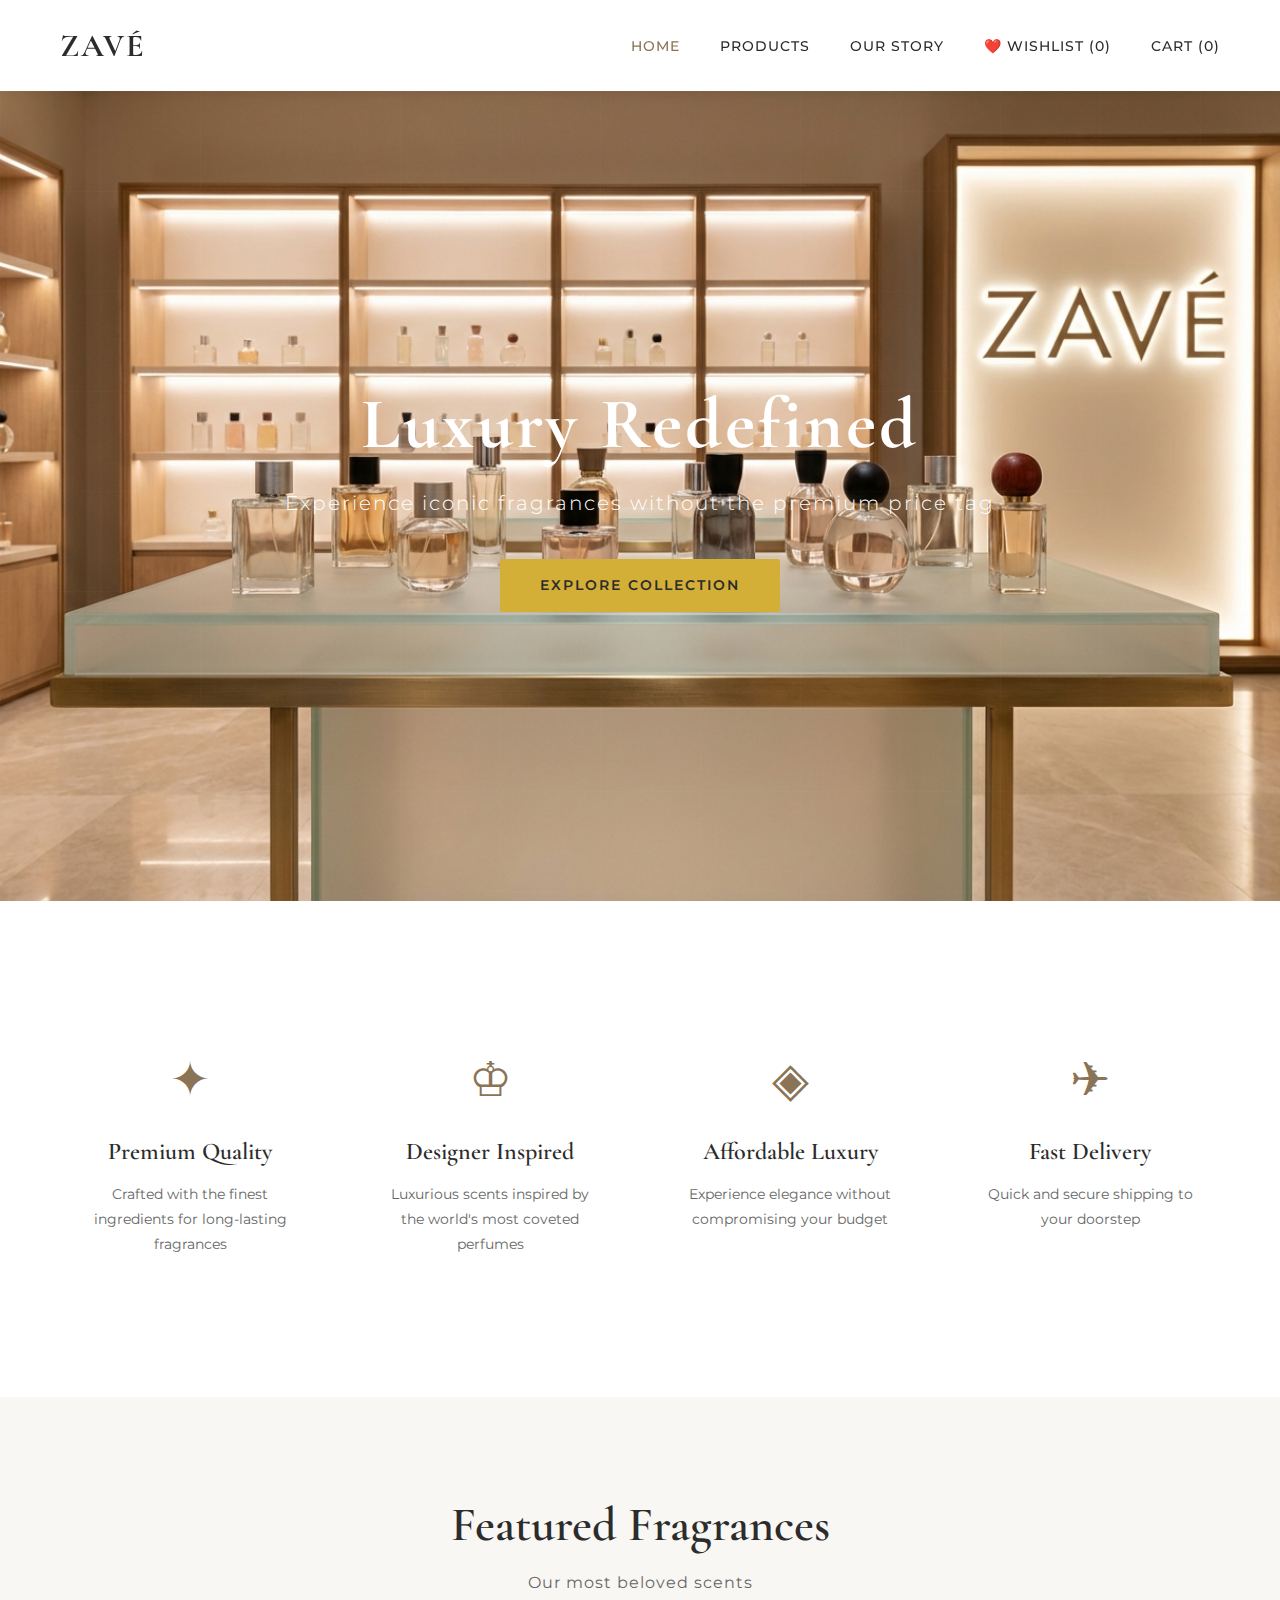
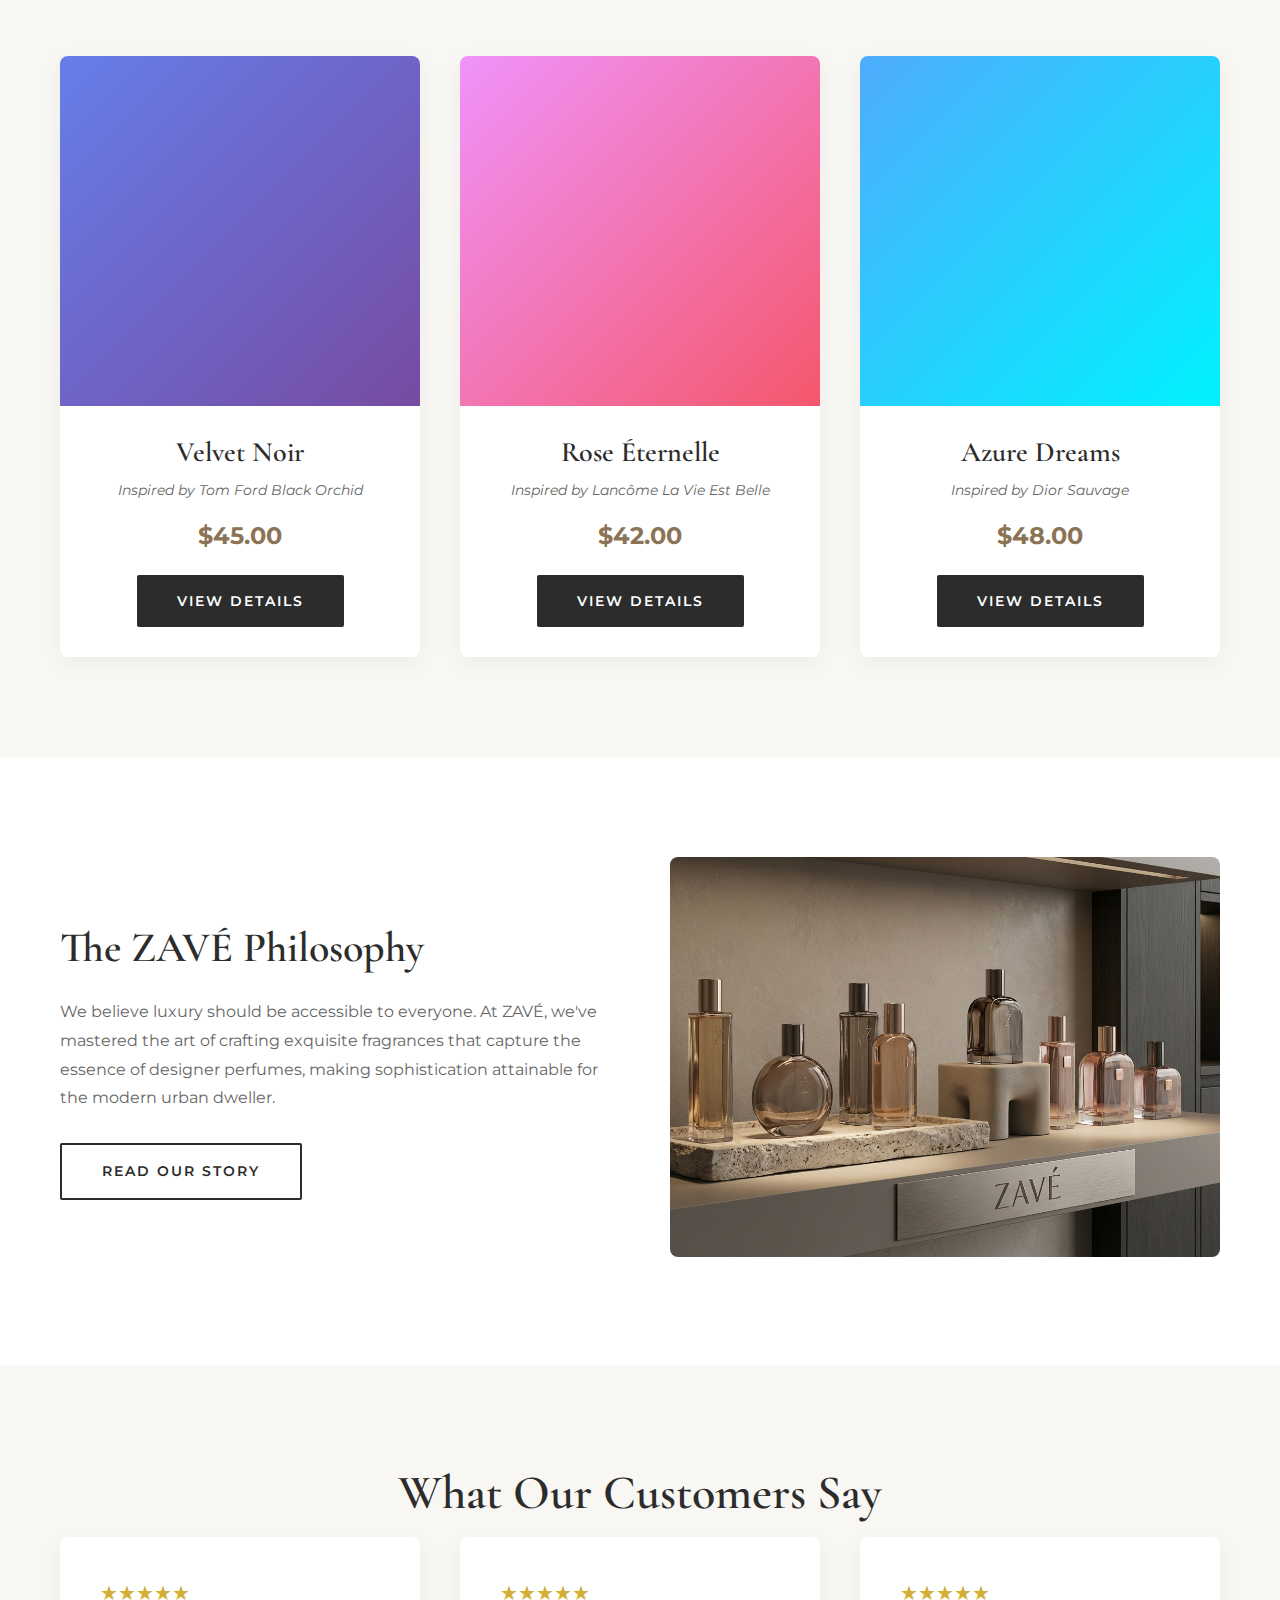
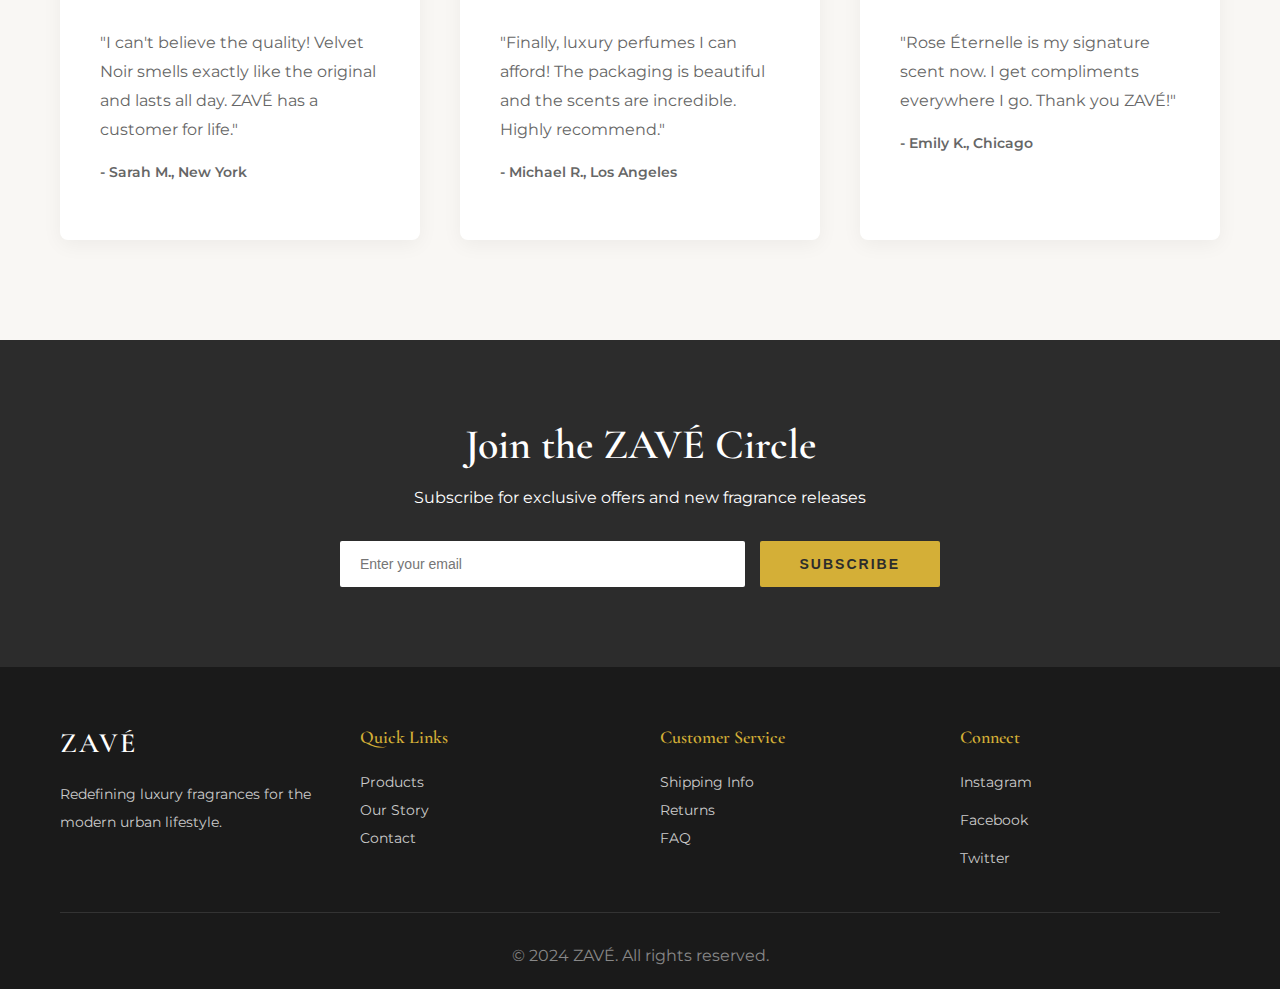
<file: index.html>
<!DOCTYPE html>
<html lang="en">
<head>
    <meta charset="UTF-8">
    <meta name="viewport" content="width=device-width, initial-scale=1.0">
    <title>ZAVÉ - Luxury Perfumes Reimagined</title>
    <link rel="stylesheet" href="styles.css">
    <link rel="preconnect" href="https://fonts.googleapis.com">
    <link rel="preconnect" href="https://fonts.gstatic.com" crossorigin>
    <link href="https://fonts.googleapis.com/css2?family=Cormorant+Garamond:wght@300;400;500;600;700&family=Montserrat:wght@300;400;500;600;700&display=swap" rel="stylesheet">
</head>
<body>
    <!-- Navigation -->
    <nav class="navbar">
        <div class="container">
            <div class="nav-wrapper">
                <a href="index.html" class="logo">ZAVÉ</a>
                <ul class="nav-menu" id="navMenu">
                    <li><a href="index.html" class="active">Home</a></li>
                    <li><a href="products.html">Products</a></li>
                    <li><a href="story.html">Our Story</a></li>
                    <li><a href="wishlist.html">❤️ Wishlist (<span id="wishlistCount">0</span>)</a></li>
                    <li><a href="#" class="cart-icon" id="cartIcon">Cart (<span id="cartCount">0</span>)</a></li>
                </ul>
                <div class="hamburger" id="hamburger">
                    <span></span>
                    <span></span>
                    <span></span>
                </div>
            </div>
        </div>
    </nav>

    <!-- Hero Section -->
    <section class="hero" style="background-image: url('images/hero-bg.jpeg'); background-size: cover; background-position: center;">
        <div class="hero-overlay"></div>
        <div class="hero-content">
            <h1 class="hero-title">Luxury Redefined</h1>
            <p class="hero-subtitle">Experience iconic fragrances without the premium price tag</p>
            <a href="products.html" class="btn btn-primary">Explore Collection</a>
        </div>
    </section>

    <!-- Features Section -->
    <section class="features">
        <div class="container">
            <div class="features-grid">
                <div class="feature-card">
                    <div class="feature-icon">✦</div>
                    <h3>Premium Quality</h3>
                    <p>Crafted with the finest ingredients for long-lasting fragrances</p>
                </div>
                <div class="feature-card">
                    <div class="feature-icon">♔</div>
                    <h3>Designer Inspired</h3>
                    <p>Luxurious scents inspired by the world's most coveted perfumes</p>
                </div>
                <div class="feature-card">
                    <div class="feature-icon">◈</div>
                    <h3>Affordable Luxury</h3>
                    <p>Experience elegance without compromising your budget</p>
                </div>
                <div class="feature-card">
                    <div class="feature-icon">✈</div>
                    <h3>Fast Delivery</h3>
                    <p>Quick and secure shipping to your doorstep</p>
                </div>
            </div>
        </div>
    </section>

    <!-- Featured Products -->
    <section class="featured-products">
        <div class="container">
            <h2 class="section-title">Featured Fragrances</h2>
            <p class="section-subtitle">Our most beloved scents</p>
            <div class="products-grid">
                <div class="product-card">
                    <div class="product-image" style="background: linear-gradient(135deg, #667eea 0%, #764ba2 100%);"></div>
                    <div class="product-info">
                        <h3>Velvet Noir</h3>
                        <p class="product-desc">Inspired by Tom Ford Black Orchid</p>
                        <p class="product-price">$45.00</p>
                        <a href="products.html" class="btn btn-secondary">View Details</a>
                    </div>
                </div>
                <div class="product-card">
                    <div class="product-image" style="background: linear-gradient(135deg, #f093fb 0%, #f5576c 100%);"></div>
                    <div class="product-info">
                        <h3>Rose Éternelle</h3>
                        <p class="product-desc">Inspired by Lancôme La Vie Est Belle</p>
                        <p class="product-price">$42.00</p>
                        <a href="products.html" class="btn btn-secondary">View Details</a>
                    </div>
                </div>
                <div class="product-card">
                    <div class="product-image" style="background: linear-gradient(135deg, #4facfe 0%, #00f2fe 100%);"></div>
                    <div class="product-info">
                        <h3>Azure Dreams</h3>
                        <p class="product-desc">Inspired by Dior Sauvage</p>
                        <p class="product-price">$48.00</p>
                        <a href="products.html" class="btn btn-secondary">View Details</a>
                    </div>
                </div>
            </div>
        </div>
    </section>

    <!-- About Preview -->
    <section class="about-preview">
        <div class="container">
            <div class="about-content">
                <div class="about-text">
                    <h2>The ZAVÉ Philosophy</h2>
                    <p>We believe luxury should be accessible to everyone. At ZAVÉ, we've mastered the art of crafting exquisite fragrances that capture the essence of designer perfumes, making sophistication attainable for the modern urban dweller.</p>
                    <a href="story.html" class="btn btn-outline">Read Our Story</a>
                </div>
                <div class="about-image">
                    <img src="images/about.jpeg" alt="ZAVÉ Perfumes" style="width:100%; height:400px; object-fit:cover; border-radius:8px;">
                </div>
            </div>
        </div>
    </section>

    <!-- Testimonials -->
    <section class="testimonials">
        <div class="container">
            <h2 class="section-title">What Our Customers Say</h2>
            <div class="testimonials-grid">
                <div class="testimonial-card">
                    <div class="stars">★★★★★</div>
                    <p>"I can't believe the quality! Velvet Noir smells exactly like the original and lasts all day. ZAVÉ has a customer for life."</p>
                    <p class="testimonial-author">- Sarah M., New York</p>
                </div>
                <div class="testimonial-card">
                    <div class="stars">★★★★★</div>
                    <p>"Finally, luxury perfumes I can afford! The packaging is beautiful and the scents are incredible. Highly recommend."</p>
                    <p class="testimonial-author">- Michael R., Los Angeles</p>
                </div>
                <div class="testimonial-card">
                    <div class="stars">★★★★★</div>
                    <p>"Rose Éternelle is my signature scent now. I get compliments everywhere I go. Thank you ZAVÉ!"</p>
                    <p class="testimonial-author">- Emily K., Chicago</p>
                </div>
            </div>
        </div>
    </section>

    <!-- Newsletter -->
    <section class="newsletter">
        <div class="container">
            <h2>Join the ZAVÉ Circle</h2>
            <p>Subscribe for exclusive offers and new fragrance releases</p>
            <form class="newsletter-form" id="newsletterForm">
                <input type="email" placeholder="Enter your email" required>
                <button type="submit" class="btn btn-primary">Subscribe</button>
            </form>
        </div>
    </section>

    <!-- Footer -->
    <footer class="footer">
        <div class="container">
            <div class="footer-content">
                <div class="footer-section">
                    <h3>ZAVÉ</h3>
                    <p>Redefining luxury fragrances for the modern urban lifestyle.</p>
                </div>
                <div class="footer-section">
                    <h4>Quick Links</h4>
                    <ul>
                        <li><a href="products.html">Products</a></li>
                        <li><a href="story.html">Our Story</a></li>
                        <li><a href="#">Contact</a></li>
                    </ul>
                </div>
                <div class="footer-section">
                    <h4>Customer Service</h4>
                    <ul>
                        <li><a href="#">Shipping Info</a></li>
                        <li><a href="#">Returns</a></li>
                        <li><a href="#">FAQ</a></li>
                    </ul>
                </div>
                <div class="footer-section">
                    <h4>Connect</h4>
                    <div class="social-links">
                        <a href="#">Instagram</a>
                        <a href="#">Facebook</a>
                        <a href="#">Twitter</a>
                    </div>
                </div>
            </div>
            <div class="footer-bottom">
                <p>&copy; 2024 ZAVÉ. All rights reserved.</p>
            </div>
        </div>
    </footer>

    <!-- Cart Modal -->
    <div class="modal" id="cartModal">
        <div class="modal-content">
            <span class="close" id="closeCart">&times;</span>
            <h2>Shopping Cart</h2>
            <div id="cartItems"></div>
            <div class="cart-total">
                <h3>Total: $<span id="cartTotal">0.00</span></h3>
                <button class="btn btn-primary" id="checkoutBtn">Proceed to Checkout</button>
            </div>
        </div>
    </div>

    <script src="script.js"></script>
    <script>
        // Mini wishlist counter
        const wishlistData = JSON.parse(localStorage.getItem('wishlist')) || [];
        const countEl = document.getElementById('wishlistCount');
        if (countEl) countEl.textContent = wishlistData.length;
    </script>
</body>
</html>
</file>
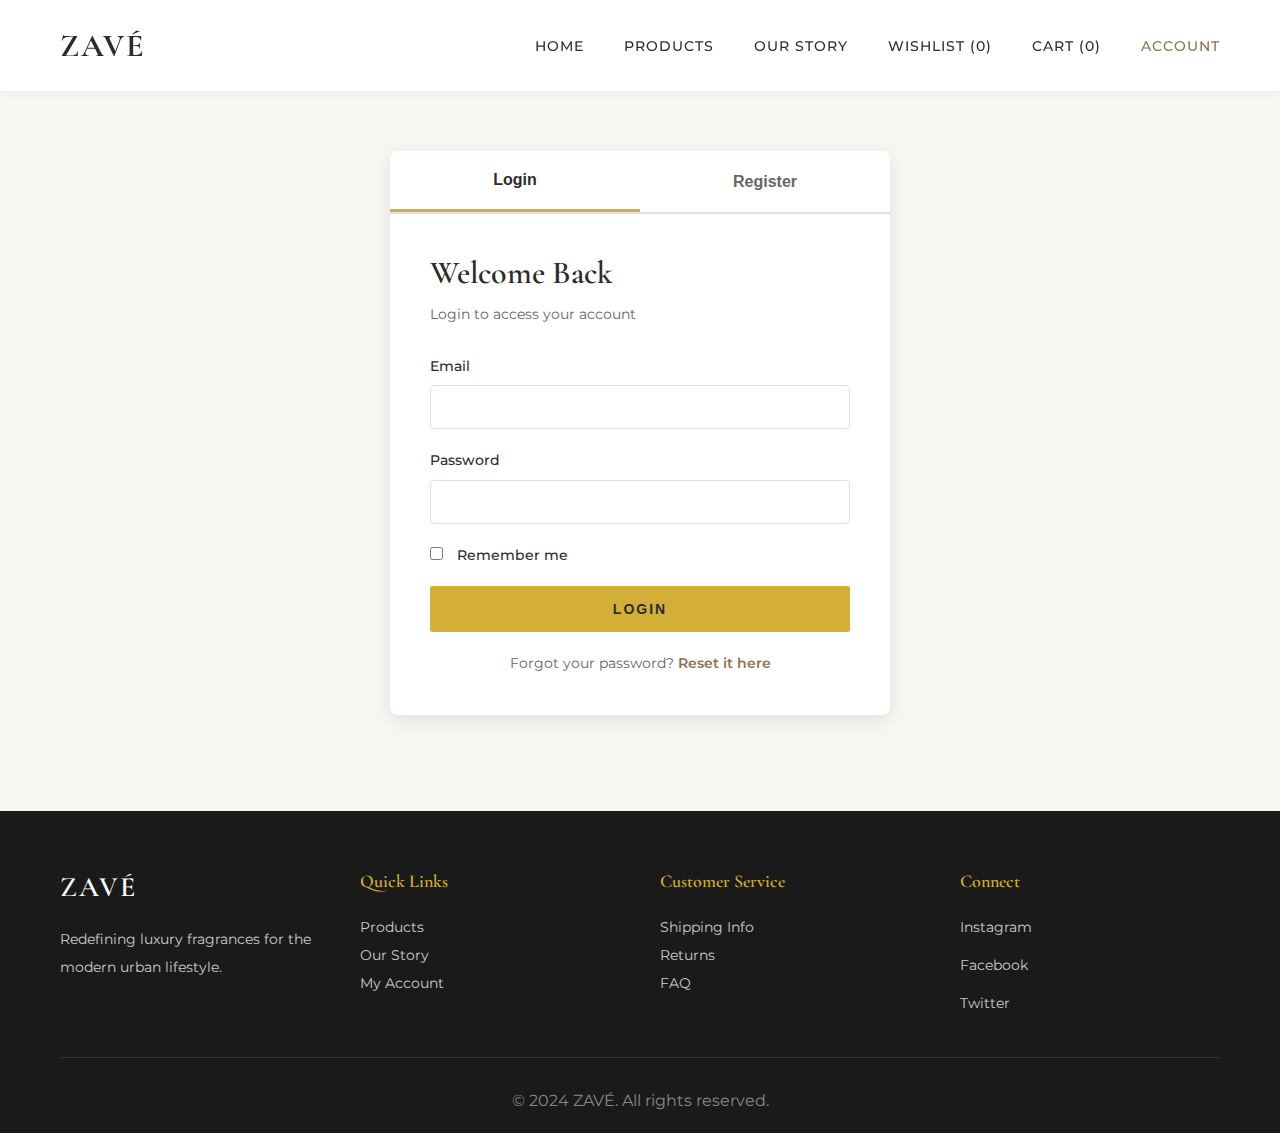
<file: account.html>
<!DOCTYPE html>
<html lang="en">
<head>
    <meta charset="UTF-8">
    <meta name="viewport" content="width=device-width, initial-scale=1.0">
    <title>My Account - ZAVÉ</title>
    <link rel="stylesheet" href="styles.css">
    <link rel="stylesheet" href="styles-account.css">
    <link rel="preconnect" href="https://fonts.googleapis.com">
    <link rel="preconnect" href="https://fonts.gstatic.com" crossorigin>
    <link href="https://fonts.googleapis.com/css2?family=Cormorant+Garamond:wght@300;400;500;600;700&family=Montserrat:wght@300;400;500;600;700&display=swap" rel="stylesheet">
</head>
<body>
    <!-- Navigation -->
    <nav class="navbar">
        <div class="container">
            <div class="nav-wrapper">
                <a href="index.html" class="logo">ZAVÉ</a>
                <ul class="nav-menu" id="navMenu">
                    <li><a href="index.html">Home</a></li>
                    <li><a href="products.html">Products</a></li>
                    <li><a href="story.html">Our Story</a></li>
                    <li><a href="wishlist.html"> Wishlist (<span id="wishlistCount">0</span>)</a></li>
                    <li><a href="#" class="cart-icon" id="cartIcon">Cart (<span id="cartCount">0</span>)</a></li>
                    <li><a href="account.html" id="accountLink" class="active">Account</a></li>
                </ul>
                <div class="hamburger" id="hamburger">
                    <span></span>
                    <span></span>
                    <span></span>
                </div>
            </div>
        </div>
    </nav>

    <!-- Account Section -->
    <section class="account-section">
        <div class="container">
            <!-- Login/Register Forms (shown when not logged in) -->
            <div id="authForms" class="auth-container">
                <div class="auth-tabs">
                    <button class="auth-tab active" data-tab="login">Login</button>
                    <button class="auth-tab" data-tab="register">Register</button>
                </div>

                <!-- Login Form -->
                <div id="loginForm" class="auth-form active">
                    <h2>Welcome Back</h2>
                    <p class="auth-subtitle">Login to access your account</p>
                    <form id="loginFormElement">
                        <div class="form-group">
                            <label>Email</label>
                            <input type="email" id="loginEmail" required>
                        </div>
                        <div class="form-group">
                            <label>Password</label>
                            <input type="password" id="loginPassword" required>
                        </div>
                        <div class="form-group">
                            <label class="checkbox-label">
                                <input type="checkbox" id="rememberMe">
                                <span>Remember me</span>
                            </label>
                        </div>
                        <button type="submit" class="btn btn-primary full-width">Login</button>
                        <p class="form-footer">Forgot your password? <a href="#">Reset it here</a></p>
                    </form>
                </div>

                <!-- Register Form -->
                <div id="registerForm" class="auth-form">
                    <h2>Create Account</h2>
                    <p class="auth-subtitle">Join the ZAVÉ family</p>
                    <form id="registerFormElement">
                        <div class="form-group">
                            <label>Full Name</label>
                            <input type="text" id="registerName" required>
                        </div>
                        <div class="form-group">
                            <label>Email</label>
                            <input type="email" id="registerEmail" required>
                        </div>
                        <div class="form-group">
                            <label>Password</label>
                            <input type="password" id="registerPassword" required minlength="6">
                        </div>
                        <div class="form-group">
                            <label>Confirm Password</label>
                            <input type="password" id="registerConfirmPassword" required minlength="6">
                        </div>
                        <div class="form-group">
                            <label class="checkbox-label">
                                <input type="checkbox" id="agreeTerms" required>
                                <span>I agree to the Terms & Conditions</span>
                            </label>
                        </div>
                        <button type="submit" class="btn btn-primary full-width">Create Account</button>
                        <p class="form-footer">Already have an account? <a href="#" class="switch-to-login">Login here</a></p>
                    </form>
                </div>
            </div>

            <!-- Account Dashboard (shown when logged in) -->
            <div id="accountDashboard" class="dashboard-container" style="display: none;">
                <div class="dashboard-header">
                    <h1>My Account</h1>
                    <button class="btn btn-outline" id="logoutBtn">Logout</button>
                </div>

                <div class="dashboard-tabs">
                    <button class="dashboard-tab active" data-tab="overview">Overview</button>
                    <button class="dashboard-tab" data-tab="orders">My Orders</button>
                    <button class="dashboard-tab" data-tab="profile">Profile</button>
                    <button class="dashboard-tab" data-tab="addresses">Addresses</button>
                </div>

                <!-- Overview Tab -->
                <div id="overviewTab" class="dashboard-content active">
                    <div class="overview-grid">
                        <div class="overview-card">
                            <div class="overview-icon">📦</div>
                            <h3 id="totalOrders">0</h3>
                            <p>Total Orders</p>
                        </div>
                        <div class="overview-card">
                            <div class="overview-icon">🚚</div>
                            <h3 id="pendingOrders">0</h3>
                            <p>Pending Orders</p>
                        </div>
                        <div class="overview-card">
                            <div class="overview-icon">✓</div>
                            <h3 id="completedOrders">0</h3>
                            <p>Completed Orders</p>
                        </div>
                        <div class="overview-card">
                            <div class="overview-icon">💰</div>
                            <h3 id="totalSpent">$0</h3>
                            <p>Total Spent</p>
                        </div>
                    </div>

                    <div class="recent-orders">
                        <h2>Recent Orders</h2>
                        <div id="recentOrdersList"></div>
                    </div>
                </div>

                <!-- Orders Tab -->
                <div id="ordersTab" class="dashboard-content">
                    <h2>Order History</h2>
                    <div class="orders-filter">
                        <button class="filter-btn active" data-status="all">All Orders</button>
                        <button class="filter-btn" data-status="pending">Pending</button>
                        <button class="filter-btn" data-status="processing">Processing</button>
                        <button class="filter-btn" data-status="shipped">Shipped</button>
                        <button class="filter-btn" data-status="delivered">Delivered</button>
                    </div>
                    <div id="ordersList"></div>
                </div>

                <!-- Profile Tab -->
                <div id="profileTab" class="dashboard-content">
                    <h2>Profile Information</h2>
                    <form id="profileForm" class="profile-form">
                        <div class="form-group">
                            <label>Full Name</label>
                            <input type="text" id="profileName" required>
                        </div>
                        <div class="form-group">
                            <label>Email</label>
                            <input type="email" id="profileEmail" disabled>
                        </div>
                        <div class="form-group">
                            <label>Phone</label>
                            <input type="tel" id="profilePhone">
                        </div>
                        <div class="form-group">
                            <label>Date of Birth</label>
                            <input type="date" id="profileDOB">
                        </div>
                        <button type="submit" class="btn btn-primary">Update Profile</button>
                    </form>

                    <div class="password-change">
                        <h3>Change Password</h3>
                        <form id="passwordForm">
                            <div class="form-group">
                                <label>Current Password</label>
                                <input type="password" id="currentPassword" required>
                            </div>
                            <div class="form-group">
                                <label>New Password</label>
                                <input type="password" id="newPassword" required minlength="6">
                            </div>
                            <div class="form-group">
                                <label>Confirm New Password</label>
                                <input type="password" id="confirmNewPassword" required minlength="6">
                            </div>
                            <button type="submit" class="btn btn-secondary">Change Password</button>
                        </form>
                    </div>
                </div>

                <!-- Addresses Tab -->
                <div id="addressesTab" class="dashboard-content">
                    <div class="addresses-header">
                        <h2>Saved Addresses</h2>
                        <button class="btn btn-primary" id="addAddressBtn">Add New Address</button>
                    </div>
                    <div id="addressesList"></div>
                </div>
            </div>
        </div>
    </section>

    <!-- Order Details Modal -->
    <div class="modal" id="orderDetailsModal">
        <div class="modal-content">
            <span class="close" id="closeOrderDetails">&times;</span>
            <div id="orderDetailsContent"></div>
        </div>
    </div>

    <!-- Add Address Modal -->
    <div class="modal" id="addAddressModal">
        <div class="modal-content">
            <span class="close" id="closeAddressModal">&times;</span>
            <h2>Add New Address</h2>
            <form id="addAddressForm">
                <div class="form-group">
                    <label>Address Label</label>
                    <input type="text" id="addressLabel" placeholder="Home, Office, etc." required>
                </div>
                <div class="form-group">
                    <label>Full Name</label>
                    <input type="text" id="addressName" required>
                </div>
                <div class="form-group">
                    <label>Street Address</label>
                    <input type="text" id="addressStreet" required>
                </div>
                <div class="form-row">
                    <div class="form-group">
                        <label>City</label>
                        <input type="text" id="addressCity" required>
                    </div>
                    <div class="form-group">
                        <label>ZIP Code</label>
                        <input type="text" id="addressZip" required>
                    </div>
                </div>
                <div class="form-group">
                    <label>Country</label>
                    <select id="addressCountry" required>
                        <option value="">Select Country</option>
                        <option value="US">United States</option>
                        <option value="CA">Canada</option>
                        <option value="UK">United Kingdom</option>
                        <option value="AU">Australia</option>
                    </select>
                </div>
                <div class="form-group">
                    <label>Phone</label>
                    <input type="tel" id="addressPhone" required>
                </div>
                <div class="form-group">
                    <label class="checkbox-label">
                        <input type="checkbox" id="addressDefault">
                        <span>Set as default address</span>
                    </label>
                </div>
                <button type="submit" class="btn btn-primary full-width">Save Address</button>
            </form>
        </div>
    </div>

    <!-- Cart Modal -->
    <div class="modal" id="cartModal">
        <div class="modal-content">
            <span class="close" id="closeCart">&times;</span>
            <h2>Shopping Cart</h2>
            <div id="cartItems"></div>
            <div class="cart-total">
                <h3>Total: $<span id="cartTotal">0.00</span></h3>
                <button class="btn btn-primary" id="checkoutBtn">Proceed to Checkout</button>
            </div>
        </div>
    </div>

    <!-- Footer -->
    <footer class="footer">
        <div class="container">
            <div class="footer-content">
                <div class="footer-section">
                    <h3>ZAVÉ</h3>
                    <p>Redefining luxury fragrances for the modern urban lifestyle.</p>
                </div>
                <div class="footer-section">
                    <h4>Quick Links</h4>
                    <ul>
                        <li><a href="products.html">Products</a></li>
                        <li><a href="story.html">Our Story</a></li>
                        <li><a href="account.html">My Account</a></li>
                    </ul>
                </div>
                <div class="footer-section">
                    <h4>Customer Service</h4>
                    <ul>
                        <li><a href="#">Shipping Info</a></li>
                        <li><a href="#">Returns</a></li>
                        <li><a href="#">FAQ</a></li>
                    </ul>
                </div>
                <div class="footer-section">
                    <h4>Connect</h4>
                    <div class="social-links">
                        <a href="#">Instagram</a>
                        <a href="#">Facebook</a>
                        <a href="#">Twitter</a>
                    </div>
                </div>
            </div>
            <div class="footer-bottom">
                <p>&copy; 2024 ZAVÉ. All rights reserved.</p>
            </div>
        </div>
    </footer>

    <script src="script.js"></script>
    <script src="account.js"></script>
    <script>
        // Mini wishlist counter
        const wishlistData = JSON.parse(localStorage.getItem('wishlist')) || [];
        const countEl = document.getElementById('wishlistCount');
        if (countEl) countEl.textContent = wishlistData.length;
    </script>
</body>
</html>
</file>
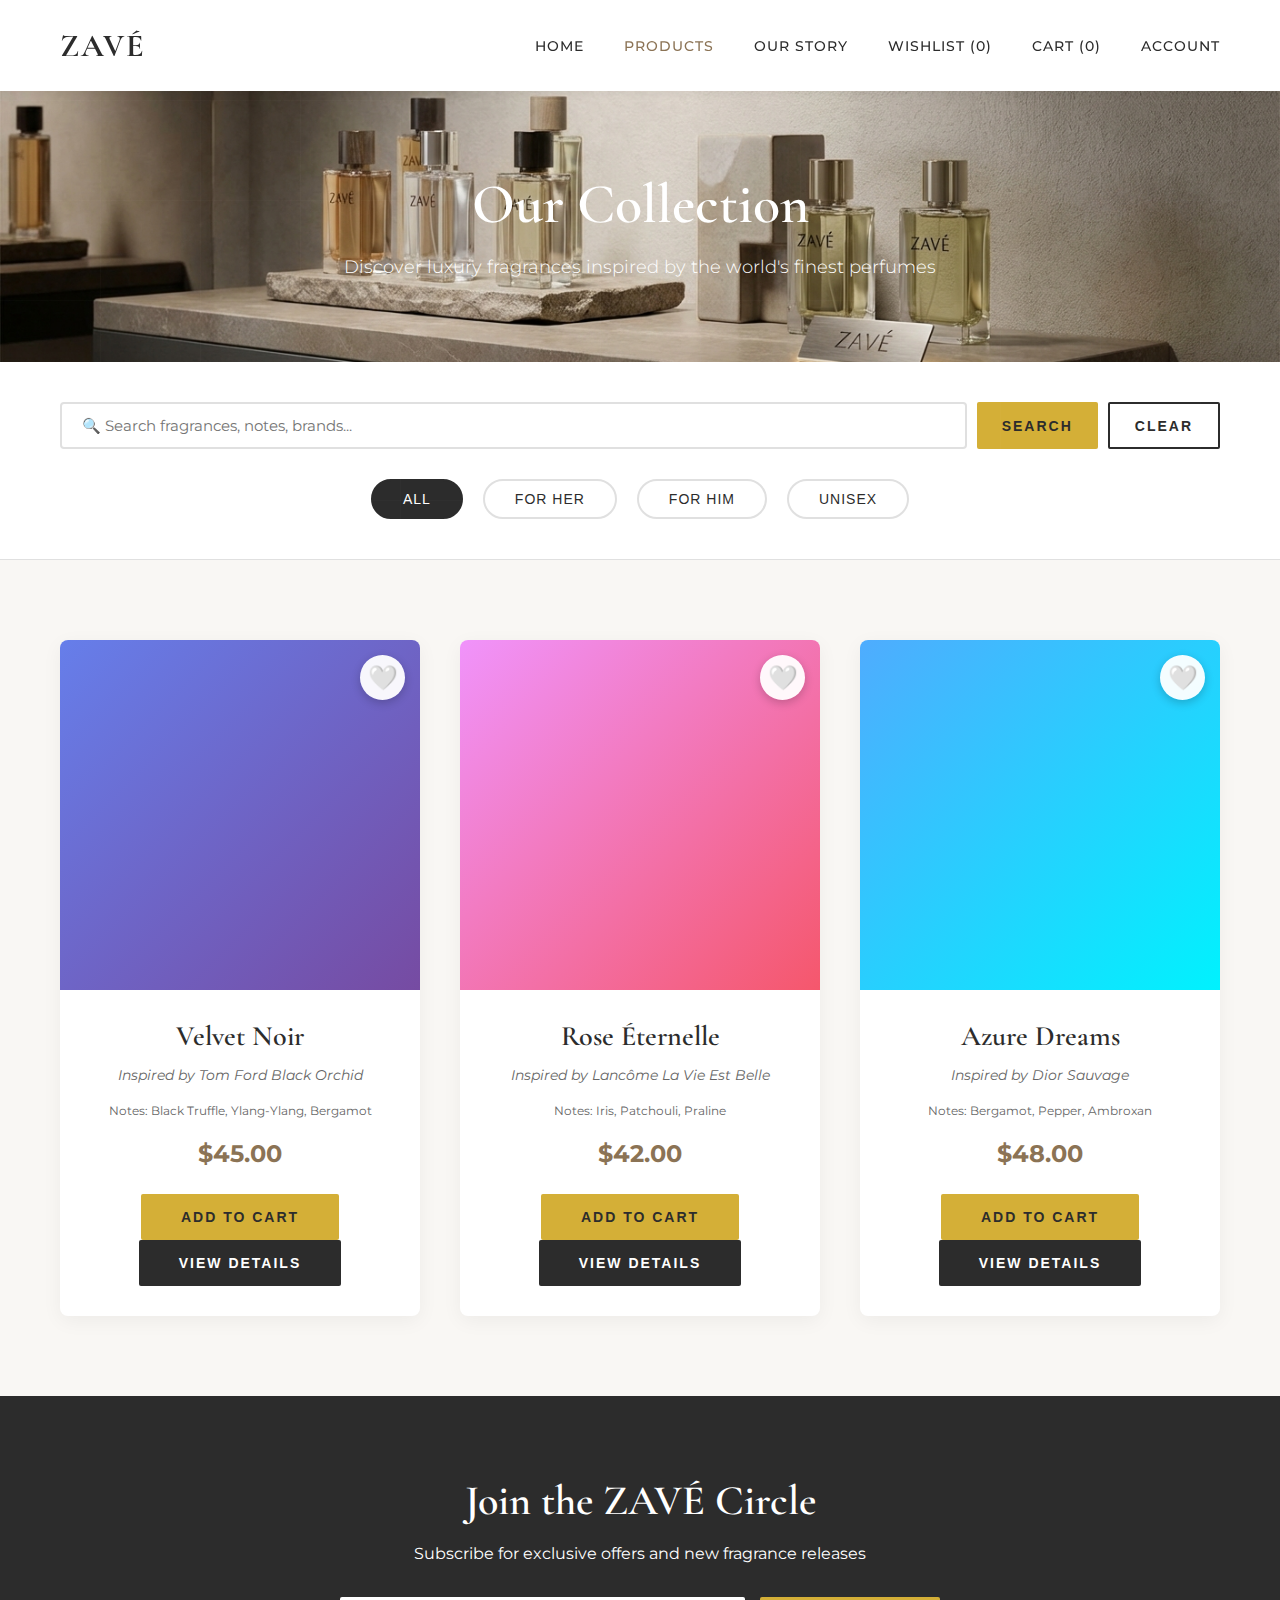
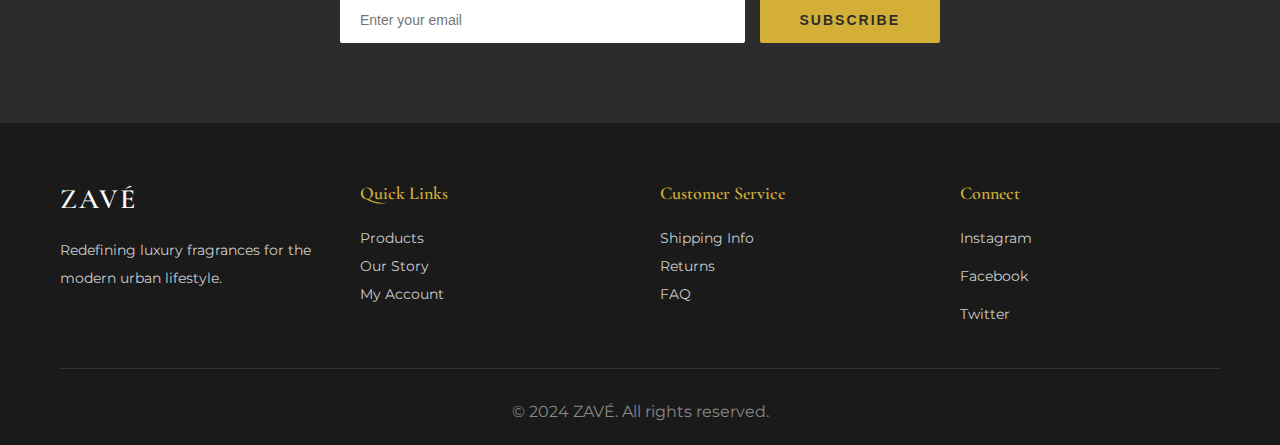
<file: checkout-old.html>
<!DOCTYPE html>
<html lang="en">
<head>
    <meta charset="UTF-8">
    <meta name="viewport" content="width=device-width, initial-scale=1.0">
    <title>Checkout - ZAVÉ</title>
    <link rel="stylesheet" href="styles.css">
    <link rel="stylesheet" href="styles-account.css">
    <link rel="preconnect" href="https://fonts.googleapis.com">
    <link rel="preconnect" href="https://fonts.gstatic.com" crossorigin>
    <link href="https://fonts.googleapis.com/css2?family=Cormorant+Garamond:wght@300;400;500;600;700&family=Montserrat:wght@300;400;500;600;700&display=swap" rel="stylesheet">
    <!-- Stripe.js -->
    <script src="https://js.stripe.com/v3/"></script>
</head>
<body>
    <!-- Navigation -->
    <nav class="navbar">
        <div class="container">
            <div class="nav-wrapper">
                <a href="index.html" class="logo">ZAVÉ</a>
                <ul class="nav-menu" id="navMenu">
                    <li><a href="index.html">Home</a></li>
                    <li><a href="products.html">Products</a></li>
                    <li><a href="story.html">Our Story</a></li>
                    <li><a href="#" class="cart-icon" id="cartIcon">Cart (<span id="cartCount">0</span>)</a></li>
                    <li><a href="account.html" id="accountLink">Account</a></li>
                </ul>
                <div class="hamburger" id="hamburger">
                    <span></span>
                    <span></span>
                    <span></span>
                </div>
            </div>
        </div>
    </nav>

    <!-- Checkout Section -->
    <section class="checkout-section">
        <div class="container">
            <div class="checkout-grid">
                <!-- Left Side - Checkout Form -->
                <div class="checkout-left">
                    <h1>Checkout</h1>
                    
                    <!-- Step Indicator -->
                    <div class="checkout-steps">
                        <div class="step active" data-step="1">
                            <span class="step-number">1</span>
                            <span class="step-label">Shipping</span>
                        </div>
                        <div class="step" data-step="2">
                            <span class="step-number">2</span>
                            <span class="step-label">Payment</span>
                        </div>
                        <div class="step" data-step="3">
                            <span class="step-number">3</span>
                            <span class="step-label">Confirm</span>
                        </div>
                    </div>

                    <!-- Step 1: Shipping Information -->
                    <div id="step1" class="checkout-step active">
                        <h2>Shipping Information</h2>
                        <form id="shippingForm">
                            <div class="form-row">
                                <div class="form-group">
                                    <label>First Name *</label>
                                    <input type="text" id="firstName" required>
                                </div>
                                <div class="form-group">
                                    <label>Last Name *</label>
                                    <input type="text" id="lastName" required>
                                </div>
                            </div>
                            <div class="form-group">
                                <label>Email *</label>
                                <input type="email" id="email" required>
                            </div>
                            <div class="form-group">
                                <label>Phone *</label>
                                <input type="tel" id="phone" required>
                            </div>
                            <div class="form-group">
                                <label>Address *</label>
                                <input type="text" id="address" required>
                            </div>
                            <div class="form-group">
                                <label>Apartment, suite, etc. (optional)</label>
                                <input type="text" id="apartment">
                            </div>
                            <div class="form-row">
                                <div class="form-group">
                                    <label>City *</label>
                                    <input type="text" id="city" required>
                                </div>
                                <div class="form-group">
                                    <label>State/Province *</label>
                                    <input type="text" id="state" required>
                                </div>
                            </div>
                            <div class="form-row">
                                <div class="form-group">
                                    <label>ZIP/Postal Code *</label>
                                    <input type="text" id="zip" required>
                                </div>
                                <div class="form-group">
                                    <label>Country *</label>
                                    <select id="country" required>
                                        <option value="US">United States</option>
                                        <option value="CA">Canada</option>
                                        <option value="UK">United Kingdom</option>
                                        <option value="AU">Australia</option>
                                        <option value="FR">France</option>
                                        <option value="DE">Germany</option>
                                        <option value="IT">Italy</option>
                                        <option value="ES">Spain</option>
                                    </select>
                                </div>
                            </div>
                            <button type="submit" class="btn btn-primary full-width">Continue to Payment</button>
                        </form>
                    </div>

                    <!-- Step 2: Payment Method -->
                    <div id="step2" class="checkout-step">
                        <h2>Payment Method</h2>
                        
                        <!-- Payment Options -->
                        <div class="payment-options">
                            <div class="payment-option active" data-method="stripe">
                                <input type="radio" name="paymentMethod" value="stripe" id="stripeOption" checked>
                                <label for="stripeOption">
                                    <span class="payment-icon">💳</span>
                                    <span>Credit / Debit Card</span>
                                </label>
                            </div>
                            <div class="payment-option" data-method="paypal">
                                <input type="radio" name="paymentMethod" value="paypal" id="paypalOption">
                                <label for="paypalOption">
                                    <span class="payment-icon">🅿️</span>
                                    <span>PayPal</span>
                                </label>
                            </div>
                        </div>

                        <!-- Stripe Payment Form -->
                        <div id="stripePayment" class="payment-form active">
                            <form id="paymentForm">
                                <div class="form-group">
                                    <label>Card Information</label>
                                    <div id="card-element" class="stripe-element">
                                        <!-- Stripe Card Element will be inserted here -->
                                    </div>
                                    <div id="card-errors" class="error-message"></div>
                                </div>
                                
                                <div class="secure-badge">
                                    <span class="badge-icon">🔒</span>
                                    <span>Your payment information is secure and encrypted</span>
                                </div>
                                
                                <div class="button-group">
                                    <button type="button" class="btn btn-outline" onclick="goToStep(1)">Back</button>
                                    <button type="submit" class="btn btn-primary" id="submitPayment">Pay Now</button>
                                </div>
                            </form>
                        </div>

                        <!-- PayPal Payment -->
                        <div id="paypalPayment" class="payment-form">
                            <div id="paypal-button-container"></div>
                            <button type="button" class="btn btn-outline full-width" style="margin-top: 20px;" onclick="goToStep(1)">Back</button>
                        </div>
                    </div>

                    <!-- Step 3: Confirmation -->
                    <div id="step3" class="checkout-step">
                        <div class="success-message">
                            <div class="success-icon">✓</div>
                            <h2>Order Confirmed!</h2>
                            <p class="order-number">Order #<span id="confirmOrderNumber"></span></p>
                            <p>Thank you for your purchase! We've sent a confirmation email to <strong id="confirmEmail"></strong></p>
                            <div class="confirmation-details">
                                <h3>What's Next?</h3>
                                <ul>
                                    <li>📧 Check your email for order confirmation</li>
                                    <li>📦 We'll process your order within 24 hours</li>
                                    <li>🚚 Track your shipment from your account</li>
                                    <li>💝 Enjoy your new ZAVÉ fragrances!</li>
                                </ul>
                            </div>
                            <div class="button-group">
                                <button class="btn btn-secondary" onclick="window.location.href='account.html'">View Order</button>
                                <button class="btn btn-primary" onclick="window.location.href='products.html'">Continue Shopping</button>
                            </div>
                        </div>
                    </div>
                </div>

                <!-- Right Side - Order Summary -->
                <div class="checkout-right">
                    <div class="order-summary-box">
                        <h2>Order Summary</h2>
                        <div id="orderItems" class="order-items-list"></div>
                        
                        <div class="order-totals">
                            <div class="total-row">
                                <span>Subtotal</span>
                                <span id="subtotalAmount">$0.00</span>
                            </div>
                            <div class="total-row">
                                <span>Shipping</span>
                                <span id="shippingAmount">$10.00</span>
                            </div>
                            <div class="total-row">
                                <span>Tax (8%)</span>
                                <span id="taxAmount">$0.00</span>
                            </div>
                            <div class="total-row grand-total">
                                <span>Total</span>
                                <span id="totalAmount">$0.00</span>
                            </div>
                        </div>

                        <div class="promo-code">
                            <input type="text" id="promoCode" placeholder="Enter promo code">
                            <button class="btn btn-secondary" onclick="applyPromo()">Apply</button>
                        </div>

                        <div class="trust-badges">
                            <div class="badge">✓ Secure Checkout</div>
                            <div class="badge">✓ Free Returns</div>
                            <div class="badge">✓ 30-Day Guarantee</div>
                        </div>
                    </div>
                </div>
            </div>
        </div>
    </section>

    <!-- Footer -->
    <footer class="footer">
        <div class="container">
            <div class="footer-content">
                <div class="footer-section">
                    <h3>ZAVÉ</h3>
                    <p>Redefining luxury fragrances for the modern urban lifestyle.</p>
                </div>
                <div class="footer-section">
                    <h4>Quick Links</h4>
                    <ul>
                        <li><a href="products.html">Products</a></li>
                        <li><a href="story.html">Our Story</a></li>
                        <li><a href="account.html">My Account</a></li>
                    </ul>
                </div>
                <div class="footer-section">
                    <h4>Customer Service</h4>
                    <ul>
                        <li><a href="#">Shipping Info</a></li>
                        <li><a href="#">Returns</a></li>
                        <li><a href="#">FAQ</a></li>
                    </ul>
                </div>
                <div class="footer-section">
                    <h4>Connect</h4>
                    <div class="social-links">
                        <a href="#">Instagram</a>
                        <a href="#">Facebook</a>
                        <a href="#">Twitter</a>
                    </div>
                </div>
            </div>
            <div class="footer-bottom">
                <p>&copy; 2024 ZAVÉ. All rights reserved.</p>
            </div>
        </div>
    </footer>

    <script src="script.js"></script>
    <script src="checkout.js"></script>
</body>
</html>
</file>
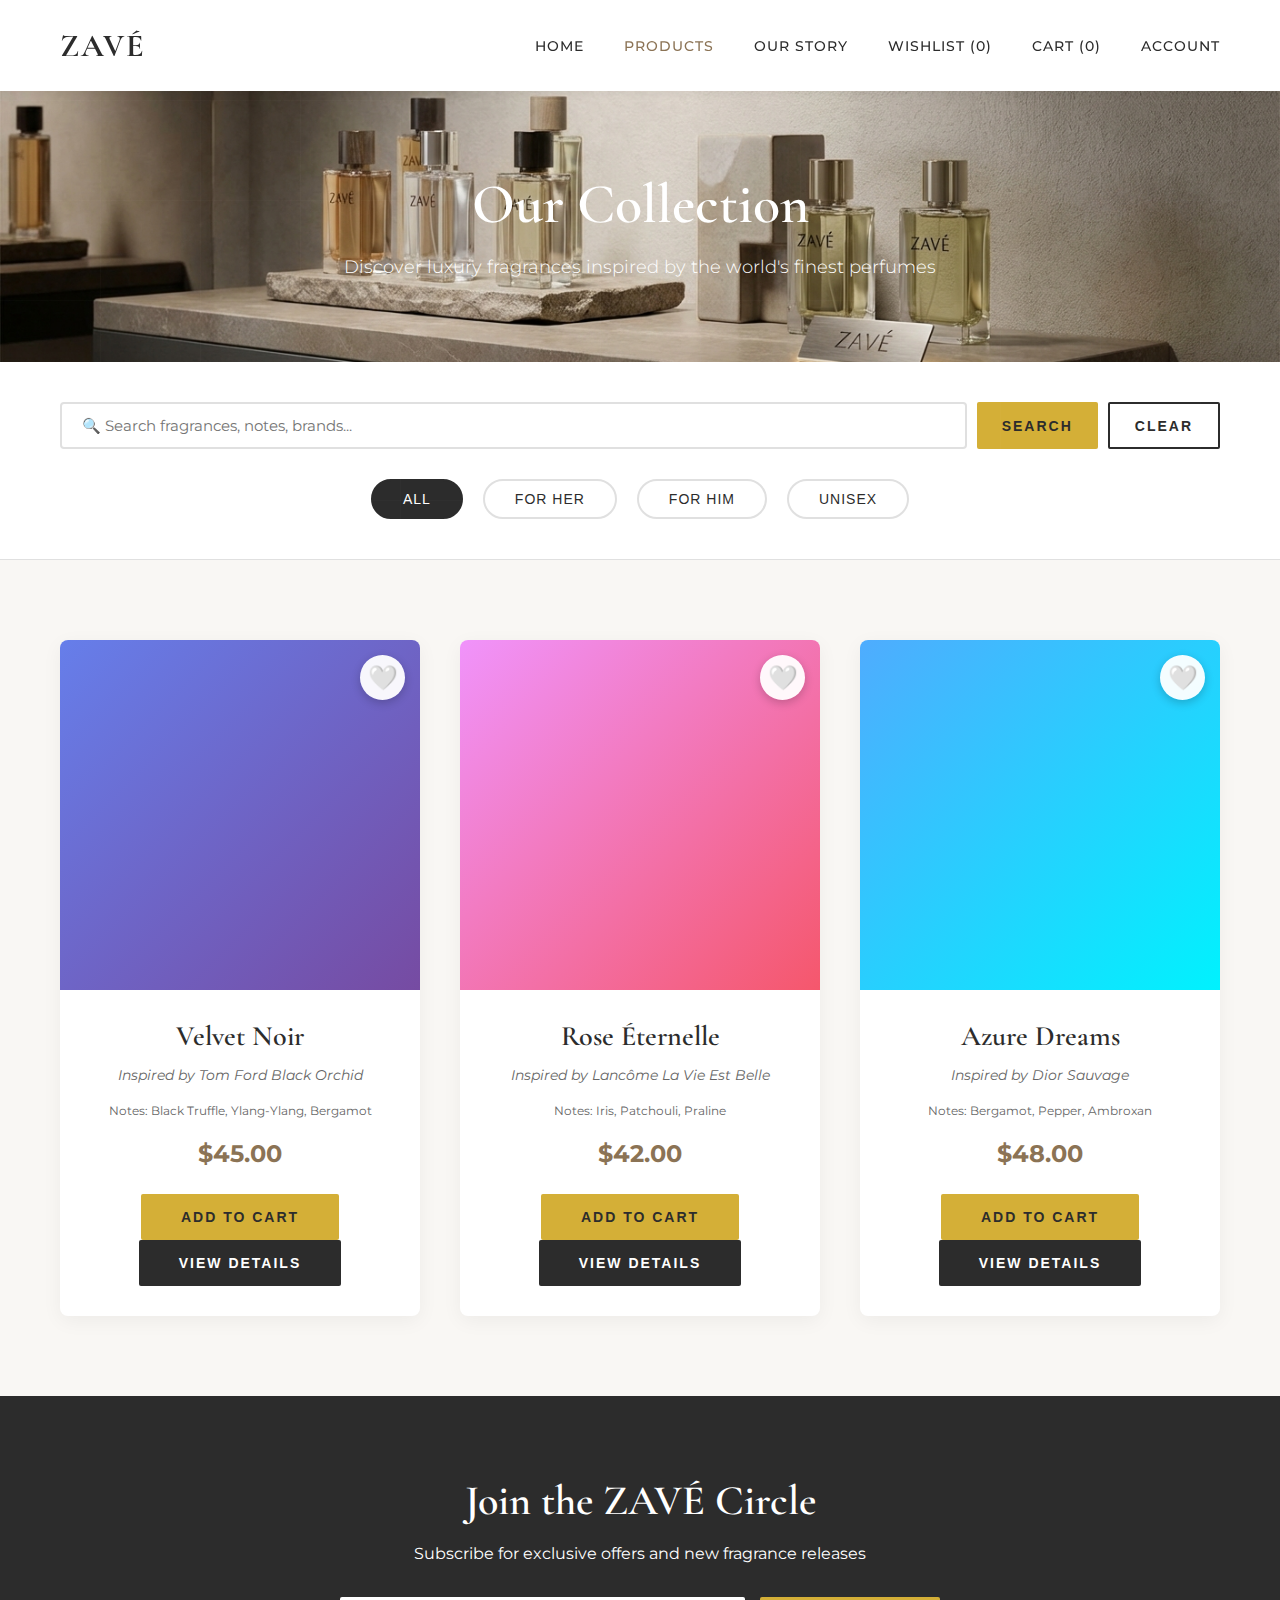
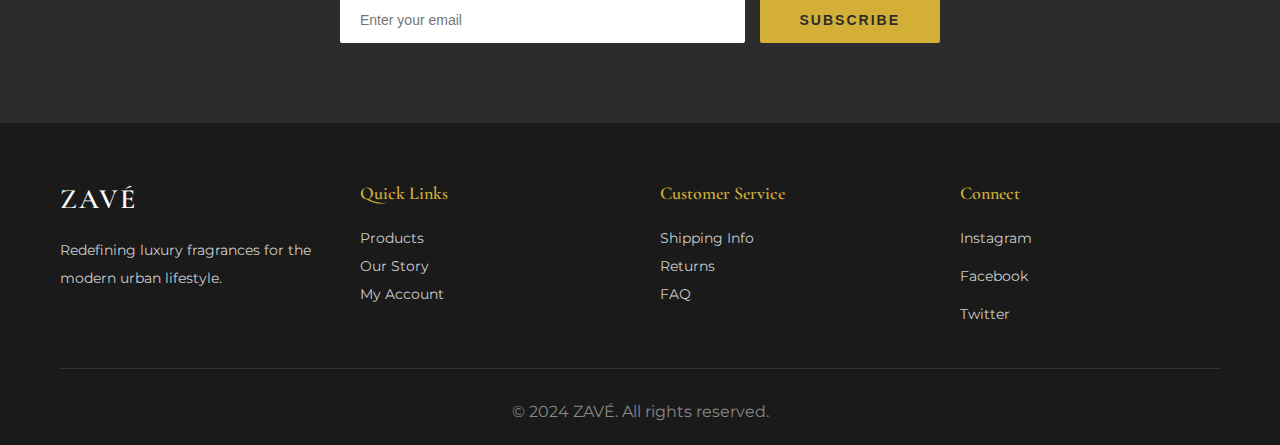
<file: checkout.html>
<!DOCTYPE html>
<html lang="en">
<head>
    <meta charset="UTF-8">
    <meta name="viewport" content="width=device-width, initial-scale=1.0">
    <title>Checkout - ZAVÉ</title>
    <link rel="stylesheet" href="styles.css">
    <link rel="stylesheet" href="styles-account.css">
    <link rel="stylesheet" href="styles-checkout.css">  <!-- ADDED THIS LINE -->
    <link rel="preconnect" href="https://fonts.googleapis.com">
    <link rel="preconnect" href="https://fonts.gstatic.com" crossorigin>
    <link href="https://fonts.googleapis.com/css2?family=Cormorant+Garamond:wght@300;400;500;600;700&family=Montserrat:wght@300;400;500;600;700&display=swap" rel="stylesheet">
    <!-- Stripe.js -->
    <script src="https://js.stripe.com/v3/"></script>
</head>
<body>
    <!-- Navigation -->
    <nav class="navbar">
        <div class="container">
            <div class="nav-wrapper">
                <a href="index.html" class="logo">ZAVÉ</a>
                <ul class="nav-menu" id="navMenu">
                    <li><a href="index.html">Home</a></li>
                    <li><a href="products.html">Products</a></li>
                    <li><a href="story.html">Our Story</a></li>
                    <li><a href="#" class="cart-icon" id="cartIcon">Cart (<span id="cartCount">0</span>)</a></li>
                    <li><a href="account.html" id="accountLink">Account</a></li>
                </ul>
                <div class="hamburger" id="hamburger">
                    <span></span>
                    <span></span>
                    <span></span>
                </div>
            </div>
        </div>
    </nav>

    <!-- Checkout Section -->
    <section class="checkout-section">
        <div class="container">
            <div class="checkout-grid">
                <!-- Left Side - Checkout Form -->
                <div class="checkout-left">
                    <h1>Checkout</h1>
                    
                    <!-- Step Indicator -->
                    <div class="checkout-steps">
                        <div class="step active" data-step="1">
                            <span class="step-number">1</span>
                            <span class="step-label">Shipping</span>
                        </div>
                        <div class="step" data-step="2">
                            <span class="step-number">2</span>
                            <span class="step-label">Payment</span>
                        </div>
                        <div class="step" data-step="3">
                            <span class="step-number">3</span>
                            <span class="step-label">Confirm</span>
                        </div>
                    </div>

                    <!-- Step 1: Shipping Information -->
                    <div id="step1" class="checkout-step active">
                        <h2>Shipping Information</h2>
                        <form id="shippingForm">
                            <div class="form-row">
                                <div class="form-group">
                                    <label>First Name *</label>
                                    <input type="text" id="firstName" required>
                                </div>
                                <div class="form-group">
                                    <label>Last Name *</label>
                                    <input type="text" id="lastName" required>
                                </div>
                            </div>
                            <div class="form-group">
                                <label>Email *</label>
                                <input type="email" id="email" required>
                            </div>
                            <div class="form-group">
                                <label>Phone *</label>
                                <input type="tel" id="phone" required>
                            </div>
                            <div class="form-group">
                                <label>Address *</label>
                                <input type="text" id="address" required>
                            </div>
                            <div class="form-group">
                                <label>Apartment, suite, etc. (optional)</label>
                                <input type="text" id="apartment">
                            </div>
                            <div class="form-row">
                                <div class="form-group">
                                    <label>City *</label>
                                    <input type="text" id="city" required>
                                </div>
                                <div class="form-group">
                                    <label>State/Province *</label>
                                    <input type="text" id="state" required>
                                </div>
                            </div>
                            <div class="form-row">
                                <div class="form-group">
                                    <label>ZIP/Postal Code *</label>
                                    <input type="text" id="zip" required>
                                </div>
                                <div class="form-group">
                                    <label>Country *</label>
                                    <select id="country" required>
                                        <option value="US">United States</option>
                                        <option value="CA">Canada</option>
                                        <option value="UK">United Kingdom</option>
                                        <option value="AU">Australia</option>
                                        <option value="FR">France</option>
                                        <option value="DE">Germany</option>
                                        <option value="IT">Italy</option>
                                        <option value="ES">Spain</option>
                                    </select>
                                </div>
                            </div>
                            <button type="submit" class="btn btn-primary full-width">Continue to Payment</button>
                        </form>
                    </div>

                    <!-- Step 2: Payment Method -->
                    <div id="step2" class="checkout-step">
                        <h2>Payment Method</h2>
                        
                        <!-- Payment Options -->
                        <div class="payment-options">
                            <div class="payment-option active" data-method="stripe">
                                <input type="radio" name="paymentMethod" value="stripe" id="stripeOption" checked>
                                <label for="stripeOption">
                                    <span class="payment-icon">💳</span>
                                    <span>Credit / Debit Card</span>
                                </label>
                            </div>
                            <div class="payment-option" data-method="paypal">
                                <input type="radio" name="paymentMethod" value="paypal" id="paypalOption">
                                <label for="paypalOption">
                                    <span class="payment-icon">🅿️</span>
                                    <span>PayPal</span>
                                </label>
                            </div>
                        </div>

                        <!-- Stripe Payment Form -->
                        <div id="stripePayment" class="payment-form active">
                            <form id="paymentForm">
                                <div class="form-group">
                                    <label>Card Information</label>
                                    <div id="card-element" class="stripe-element">
                                        <!-- Stripe Card Element will be inserted here -->
                                    </div>
                                    <div id="card-errors" class="error-message"></div>
                                </div>
                                
                                <div class="secure-badge">
                                    <span class="badge-icon">🔒</span>
                                    <span>Your payment information is secure and encrypted</span>
                                </div>
                                
                                <div class="button-group">
                                    <button type="button" class="btn btn-outline" onclick="goToStep(1)">Back</button>
                                    <button type="submit" class="btn btn-primary" id="submitPayment">Pay Now</button>
                                </div>
                            </form>
                        </div>

                        <!-- PayPal Payment -->
                        <div id="paypalPayment" class="payment-form">
                            <div id="paypal-button-container"></div>
                            <button type="button" class="btn btn-outline full-width" style="margin-top: 20px;" onclick="goToStep(1)">Back</button>
                        </div>
                    </div>

                    <!-- Step 3: Confirmation -->
                    <div id="step3" class="checkout-step">
                        <div class="success-message">
                            <div class="success-icon">✓</div>
                            <h2>Order Confirmed!</h2>
                            <p class="order-number">Order #<span id="confirmOrderNumber"></span></p>
                            <p>Thank you for your purchase! We've sent a confirmation email to <strong id="confirmEmail"></strong></p>
                            <div class="confirmation-details">
                                <h3>What's Next?</h3>
                                <ul>
                                    <li>📧 Check your email for order confirmation</li>
                                    <li>📦 We'll process your order within 24 hours</li>
                                    <li>🚚 Track your shipment from your account</li>
                                    <li>💝 Enjoy your new ZAVÉ fragrances!</li>
                                </ul>
                            </div>
                            <div class="button-group">
                                <button class="btn btn-secondary" onclick="window.location.href='account.html'">View Order</button>
                                <button class="btn btn-primary" onclick="window.location.href='products.html'">Continue Shopping</button>
                            </div>
                        </div>
                    </div>
                </div>

                <!-- Right Side - Order Summary -->
                <div class="checkout-right">
                    <div class="order-summary-box">
                        <h2>Order Summary</h2>
                        <div id="orderItems" class="order-items-list"></div>
                        
                        <div class="order-totals">
                            <div class="total-row">
                                <span>Subtotal</span>
                                <span id="subtotalAmount">$0.00</span>
                            </div>
                            <div class="total-row">
                                <span>Shipping</span>
                                <span id="shippingAmount">$10.00</span>
                            </div>
                            <div class="total-row">
                                <span>Tax (8%)</span>
                                <span id="taxAmount">$0.00</span>
                            </div>
                            <div class="total-row grand-total">
                                <span>Total</span>
                                <span id="totalAmount">$0.00</span>
                            </div>
                        </div>

                        <div class="promo-code">
                            <input type="text" id="promoCode" placeholder="Enter promo code">
                            <button class="btn btn-secondary" onclick="applyPromo()">Apply</button>
                        </div>

                        <div class="trust-badges">
                            <div class="badge">✓ Secure Checkout</div>
                            <div class="badge">✓ Free Returns</div>
                            <div class="badge">✓ 30-Day Guarantee</div>
                        </div>
                    </div>
                </div>
            </div>
        </div>
    </section>

    <!-- Footer -->
    <footer class="footer">
        <div class="container">
            <div class="footer-content">
                <div class="footer-section">
                    <h3>ZAVÉ</h3>
                    <p>Redefining luxury fragrances for the modern urban lifestyle.</p>
                </div>
                <div class="footer-section">
                    <h4>Quick Links</h4>
                    <ul>
                        <li><a href="products.html">Products</a></li>
                        <li><a href="story.html">Our Story</a></li>
                        <li><a href="account.html">My Account</a></li>
                    </ul>
                </div>
                <div class="footer-section">
                    <h4>Customer Service</h4>
                    <ul>
                        <li><a href="#">Shipping Info</a></li>
                        <li><a href="#">Returns</a></li>
                        <li><a href="#">FAQ</a></li>
                    </ul>
                </div>
                <div class="footer-section">
                    <h4>Connect</h4>
                    <div class="social-links">
                        <a href="#">Instagram</a>
                        <a href="#">Facebook</a>
                        <a href="#">Twitter</a>
                    </div>
                </div>
            </div>
            <div class="footer-bottom">
                <p>&copy; 2024 ZAVÉ. All rights reserved.</p>
            </div>
        </div>
    </footer>

    <script src="script.js"></script>
    <script src="checkout.js"></script>
</body>
</html>
</file>
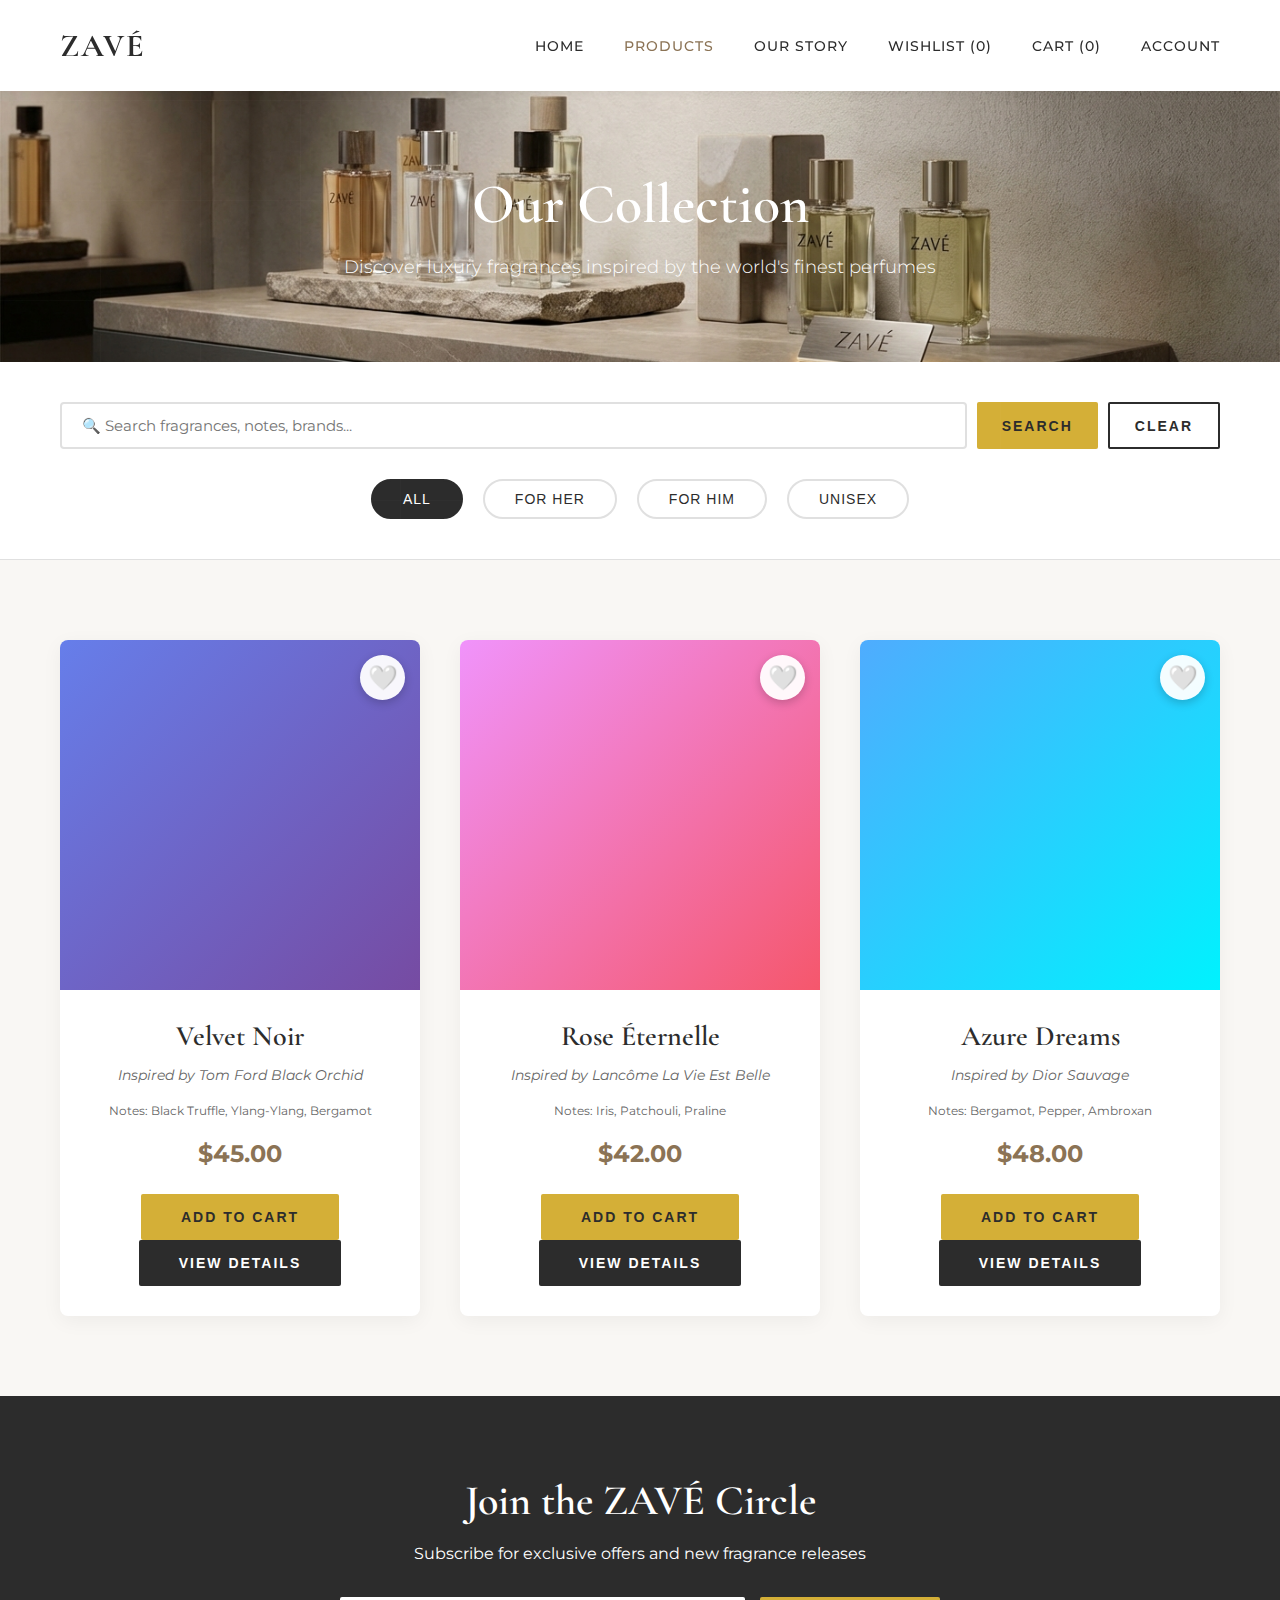
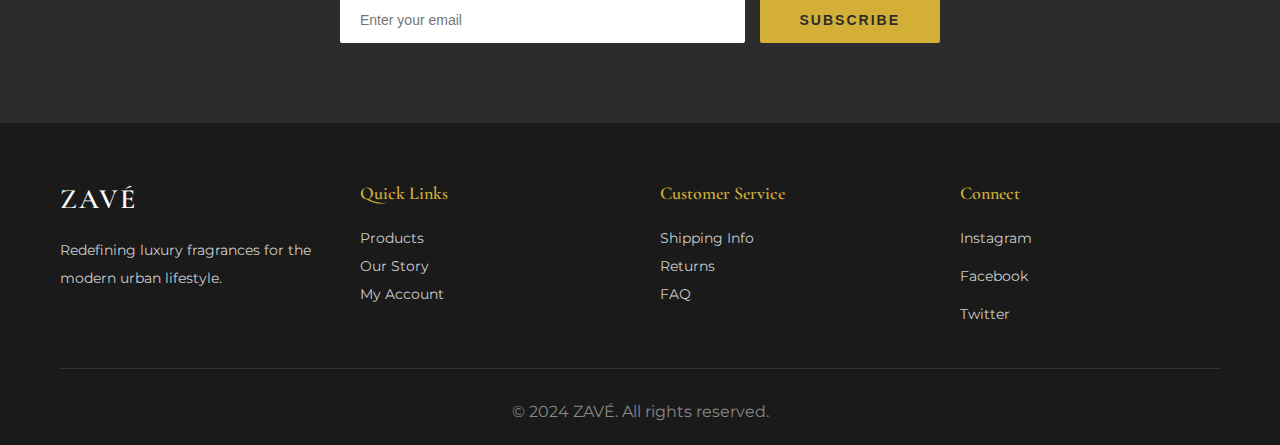
<file: products.html>
<!DOCTYPE html>
<html lang="en">
<head>
    <meta charset="UTF-8">
    <meta name="viewport" content="width=device-width, initial-scale=1.0">
    <title>Products - ZAVÉ</title>
    <link rel="stylesheet" href="styles.css?v=7">
    <link rel="preconnect" href="https://fonts.googleapis.com">
    <link rel="preconnect" href="https://fonts.gstatic.com" crossorigin>
    <link href="https://fonts.googleapis.com/css2?family=Cormorant+Garamond:wght@300;400;500;600;700&family=Montserrat:wght@300;400;500;600;700&display=swap" rel="stylesheet">
</head>
<body>
    <!-- Navigation -->
    <nav class="navbar">
        <div class="container">
            <div class="nav-wrapper">
                <a href="index.html" class="logo">ZAVÉ</a>
                <ul class="nav-menu" id="navMenu">
                    <li><a href="index.html">Home</a></li>
                    <li><a href="products.html" class="active">Products</a></li>
                    <li><a href="story.html">Our Story</a></li>
                    <li><a href="wishlist.html"> Wishlist (<span id="wishlistCount">0</span>)</a></li>
                    <li><a href="#" class="cart-icon" id="cartIcon">Cart (<span id="cartCount">0</span>)</a></li>
                    <li><a href="account.html" id="accountLink">Account</a></li>
                </ul>
                <div class="hamburger" id="hamburger">
                    <span></span>
                    <span></span>
                    <span></span>
                </div>
            </div>
        </div>
    </nav>

    <!-- Page Header -->
    <section class="page-header" style="background-image: url('images/products-header-bg.jpeg'); background-size: cover; background-position: center;">
        <div class="hero-overlay"></div>
        <div class="container" style="position: relative; z-index: 2;">
            <h1>Our Collection</h1>
            <p>Discover luxury fragrances inspired by the world's finest perfumes</p>
        </div>
    </section>

    <!-- Filter Section -->
    <!-- Filter Section -->
    <section class="filters">
        <div class="container">
            <!-- SEARCH BAR -->
            <div class="search-container">
                <input type="text" id="productSearch" placeholder="🔍 Search fragrances, notes, brands..." />
                <button class="btn btn-primary" onclick="performSearch()">Search</button>
                <button class="btn btn-outline" onclick="clearSearch()">Clear</button>
            </div>
            
            <!-- FILTER BUTTONS -->
            <div class="filter-buttons">
                <button class="filter-btn active" data-filter="all">All</button>
                <button class="filter-btn" data-filter="women">For Her</button>
                <button class="filter-btn" data-filter="men">For Him</button>
                <button class="filter-btn" data-filter="unisex">Unisex</button>
            </div>
        </div>
    </section>

    <!-- Products Grid -->
    <section class="products-section">
        <div class="container">
            <div class="products-grid">
                <!-- Products will be loaded here from admin panel -->
            </div>
        </div>
    </section>

    <!-- Newsletter -->
    <section class="newsletter">
        <div class="container">
            <h2>Join the ZAVÉ Circle</h2>
            <p>Subscribe for exclusive offers and new fragrance releases</p>
            <form class="newsletter-form" id="newsletterForm">
                <input type="email" placeholder="Enter your email" required>
                <button type="submit" class="btn btn-primary">Subscribe</button>
            </form>
        </div>
    </section>

    <!-- Footer -->
    <footer class="footer">
        <div class="container">
            <div class="footer-content">
                <div class="footer-section">
                    <h3>ZAVÉ</h3>
                    <p>Redefining luxury fragrances for the modern urban lifestyle.</p>
                </div>
                <div class="footer-section">
                    <h4>Quick Links</h4>
                    <ul>
                        <li><a href="products.html">Products</a></li>
                        <li><a href="story.html">Our Story</a></li>
                        <li><a href="account.html">My Account</a></li>
                    </ul>
                </div>
                <div class="footer-section">
                    <h4>Customer Service</h4>
                    <ul>
                        <li><a href="#">Shipping Info</a></li>
                        <li><a href="#">Returns</a></li>
                        <li><a href="#">FAQ</a></li>
                    </ul>
                </div>
                <div class="footer-section">
                    <h4>Connect</h4>
                    <div class="social-links">
                        <a href="#">Instagram</a>
                        <a href="#">Facebook</a>
                        <a href="#">Twitter</a>
                    </div>
                </div>
            </div>
            <div class="footer-bottom">
                <p>&copy; 2024 ZAVÉ. All rights reserved.</p>
            </div>
        </div>
    </footer>

    <!-- Cart Modal -->
    <div class="modal" id="cartModal">
        <div class="modal-content">
            <span class="close" id="closeCart">&times;</span>
            <h2>Shopping Cart</h2>
            <div id="cartItems"></div>
            <div class="cart-total">
                <h3>Total: $<span id="cartTotal">0.00</span></h3>
                <button class="btn btn-primary" id="checkoutBtn">Proceed to Checkout</button>
            </div>
        </div>
    </div>

    <script src="script.js"></script>
    <script src="products-updated.js"></script>
</body>
</html>
</file>
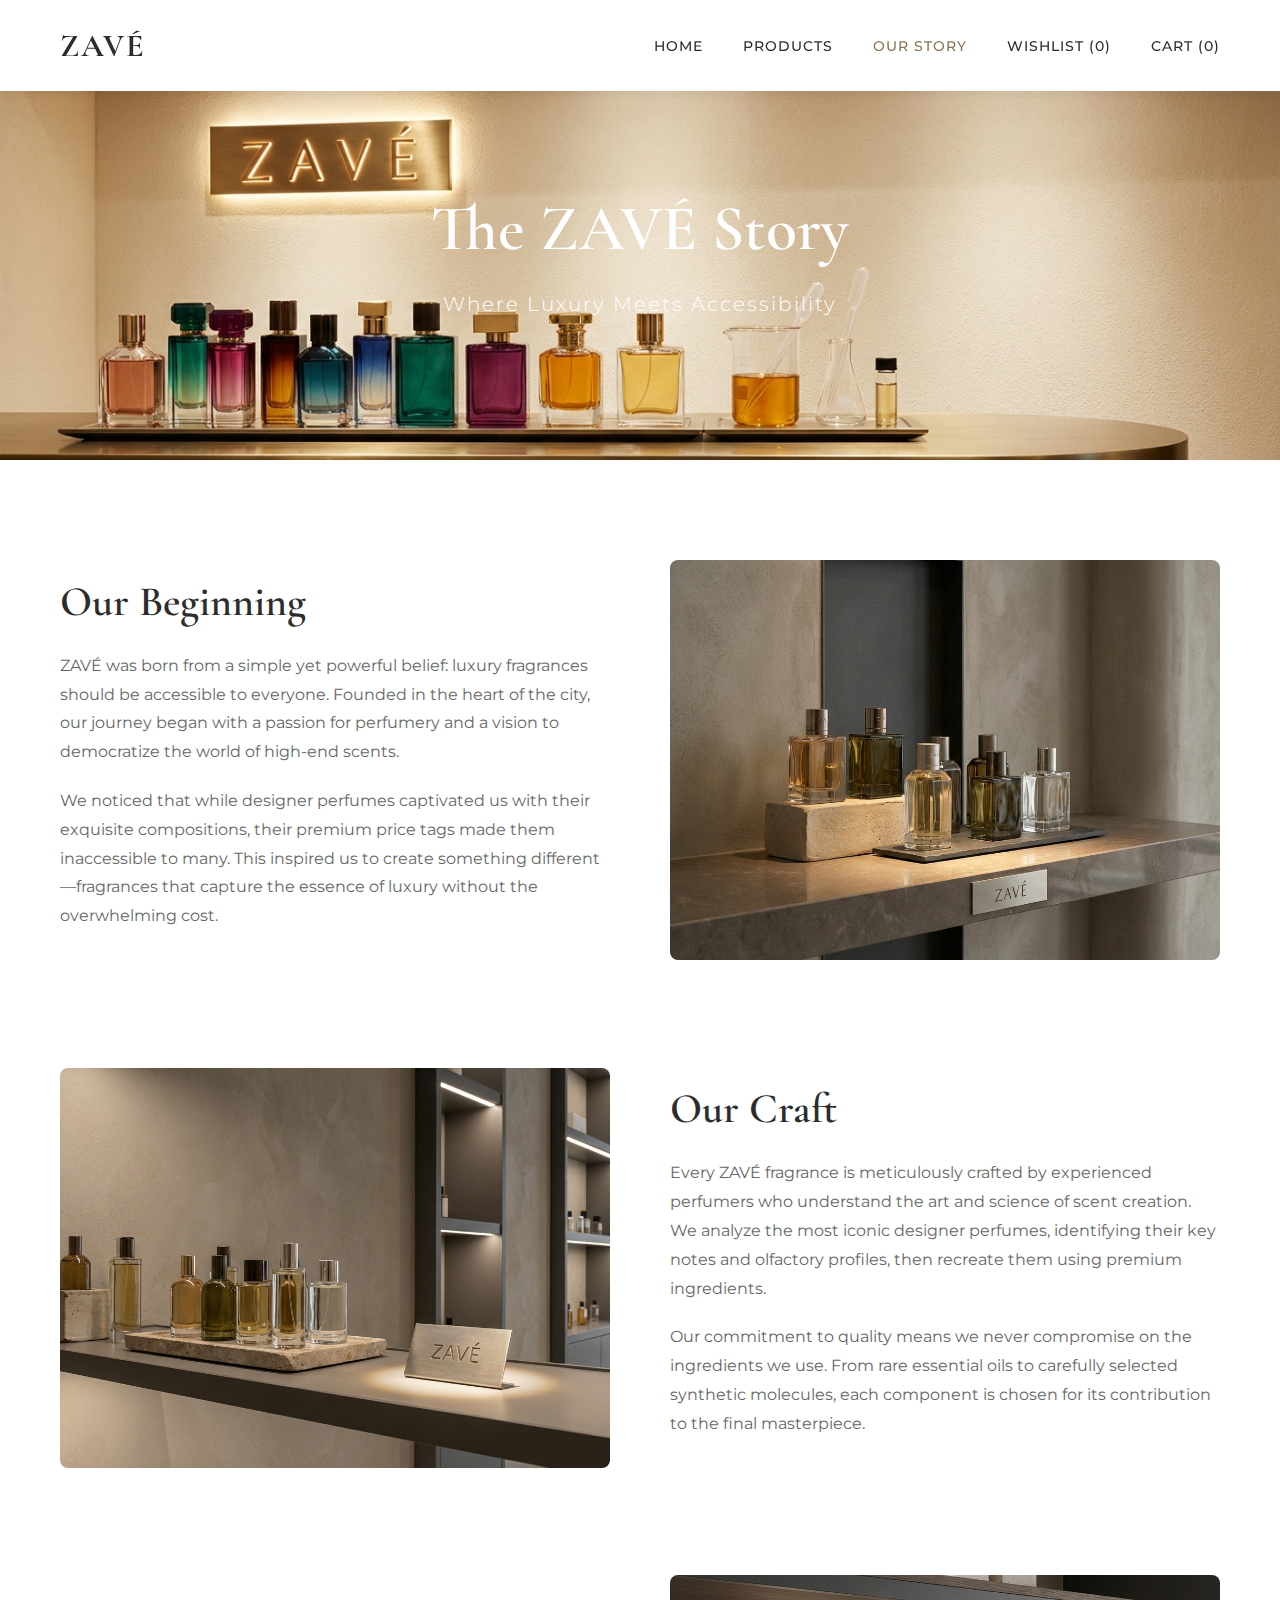
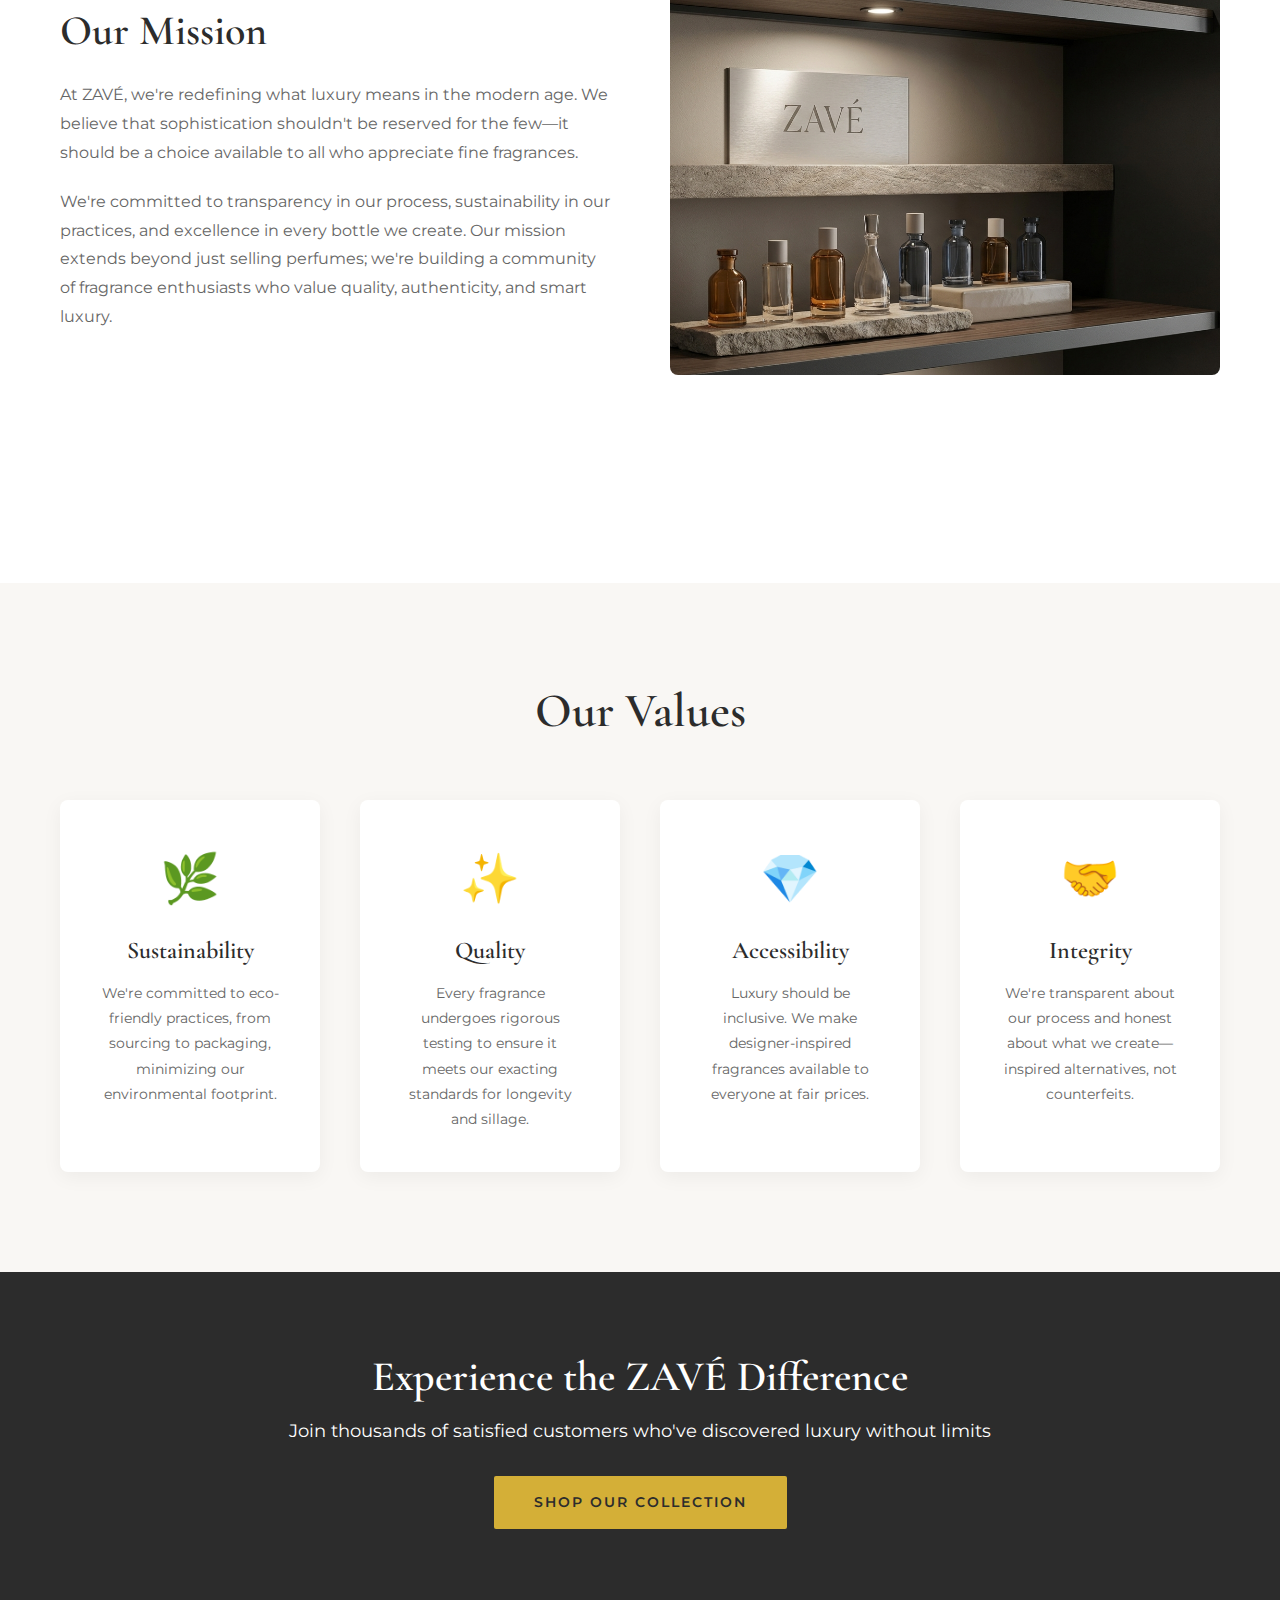
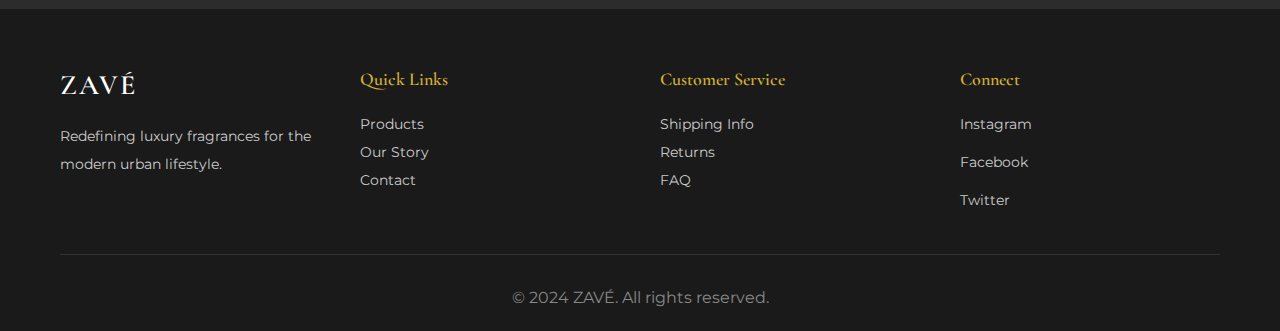
<file: story.html>
<!DOCTYPE html>
<html lang="en">
<head>
    <meta charset="UTF-8">
    <meta name="viewport" content="width=device-width, initial-scale=1.0">
    <title>Our Story - ZAVÉ</title>
    <link rel="stylesheet" href="styles.css">
    <link rel="preconnect" href="https://fonts.googleapis.com">
    <link rel="preconnect" href="https://fonts.gstatic.com" crossorigin>
    <link href="https://fonts.googleapis.com/css2?family=Cormorant+Garamond:wght@300;400;500;600;700&family=Montserrat:wght@300;400;500;600;700&display=swap" rel="stylesheet">
</head>
<body>
    <!-- Navigation -->
    <nav class="navbar">
        <div class="container">
            <div class="nav-wrapper">
                <a href="index.html" class="logo">ZAVÉ</a>
                <ul class="nav-menu" id="navMenu">
                    <li><a href="index.html">Home</a></li>
                    <li><a href="products.html">Products</a></li>
                    <li><a href="story.html" class="active">Our Story</a></li>
                    <li><a href="wishlist.html"> Wishlist (<span id="wishlistCount">0</span>)</a></li>
                    <li><a href="#" class="cart-icon" id="cartIcon">Cart (<span id="cartCount">0</span>)</a></li>
                </ul>
                <div class="hamburger" id="hamburger">
                    <span></span>
                    <span></span>
                    <span></span>
                </div>
            </div>
        </div>
    </nav>

    <!-- Story Hero -->
    <section class="story-hero" style="background-image: url('images/story-top.jpeg'); background-size: cover; background-position: center;">
        <div class="hero-overlay"></div>
        <div class="container" style="position: relative; z-index: 2;">
            <h1>The ZAVÉ Story</h1>
            <p class="hero-subtitle">Where Luxury Meets Accessibility</p>
        </div>
    </section>

    <!-- Story Content -->
    <section class="story-content">
        <div class="container">
            <div class="story-section">
                <div class="story-text">
                    <h2>Our Beginning</h2>
                    <p>ZAVÉ was born from a simple yet powerful belief: luxury fragrances should be accessible to everyone. Founded in the heart of the city, our journey began with a passion for perfumery and a vision to democratize the world of high-end scents.</p>
                    <p>We noticed that while designer perfumes captivated us with their exquisite compositions, their premium price tags made them inaccessible to many. This inspired us to create something different—fragrances that capture the essence of luxury without the overwhelming cost.</p>
                </div>
                <div class="story-image">
                    <img src="images/story-beginning.jpeg" alt="Our Beginning" style="width:100%; height:400px; object-fit:cover; border-radius:8px;">
                </div>
            </div>

            <div class="story-section reverse">
                <div class="story-text">
                    <h2>Our Craft</h2>
                    <p>Every ZAVÉ fragrance is meticulously crafted by experienced perfumers who understand the art and science of scent creation. We analyze the most iconic designer perfumes, identifying their key notes and olfactory profiles, then recreate them using premium ingredients.</p>
                    <p>Our commitment to quality means we never compromise on the ingredients we use. From rare essential oils to carefully selected synthetic molecules, each component is chosen for its contribution to the final masterpiece.</p>
                </div>
                <div class="story-image">
                    <img src="images/story-craft.jpeg" alt="Our Craft" style="width:100%; height:400px; object-fit:cover; border-radius:8px;">
                </div>
            </div>

            <div class="story-section">
                <div class="story-text">
                    <h2>Our Mission</h2>
                    <p>At ZAVÉ, we're redefining what luxury means in the modern age. We believe that sophistication shouldn't be reserved for the few—it should be a choice available to all who appreciate fine fragrances.</p>
                    <p>We're committed to transparency in our process, sustainability in our practices, and excellence in every bottle we create. Our mission extends beyond just selling perfumes; we're building a community of fragrance enthusiasts who value quality, authenticity, and smart luxury.</p>
                </div>
                <div class="story-image">
                    <img src="images/story-mission.jpeg" alt="Our Mission" style="width:100%; height:400px; object-fit:cover; border-radius:8px;">
                </div>
            </div>
        </div>
    </section>

    <!-- Values Section -->
    <section class="values-section">
        <div class="container">
            <h2 class="section-title">Our Values</h2>
            <div class="values-grid">
                <div class="value-card">
                    <div class="value-icon">🌿</div>
                    <h3>Sustainability</h3>
                    <p>We're committed to eco-friendly practices, from sourcing to packaging, minimizing our environmental footprint.</p>
                </div>
                <div class="value-card">
                    <div class="value-icon">✨</div>
                    <h3>Quality</h3>
                    <p>Every fragrance undergoes rigorous testing to ensure it meets our exacting standards for longevity and sillage.</p>
                </div>
                <div class="value-card">
                    <div class="value-icon">💎</div>
                    <h3>Accessibility</h3>
                    <p>Luxury should be inclusive. We make designer-inspired fragrances available to everyone at fair prices.</p>
                </div>
                <div class="value-card">
                    <div class="value-icon">🤝</div>
                    <h3>Integrity</h3>
                    <p>We're transparent about our process and honest about what we create—inspired alternatives, not counterfeits.</p>
                </div>
            </div>
        </div>
    </section>

    <!-- CTA Section -->
    <section class="story-cta">
        <div class="container">
            <h2>Experience the ZAVÉ Difference</h2>
            <p>Join thousands of satisfied customers who've discovered luxury without limits</p>
            <a href="products.html" class="btn btn-primary">Shop Our Collection</a>
        </div>
    </section>

    <!-- Footer -->
    <footer class="footer">
        <div class="container">
            <div class="footer-content">
                <div class="footer-section">
                    <h3>ZAVÉ</h3>
                    <p>Redefining luxury fragrances for the modern urban lifestyle.</p>
                </div>
                <div class="footer-section">
                    <h4>Quick Links</h4>
                    <ul>
                        <li><a href="products.html">Products</a></li>
                        <li><a href="story.html">Our Story</a></li>
                        <li><a href="#">Contact</a></li>
                    </ul>
                </div>
                <div class="footer-section">
                    <h4>Customer Service</h4>
                    <ul>
                        <li><a href="#">Shipping Info</a></li>
                        <li><a href="#">Returns</a></li>
                        <li><a href="#">FAQ</a></li>
                    </ul>
                </div>
                <div class="footer-section">
                    <h4>Connect</h4>
                    <div class="social-links">
                        <a href="#">Instagram</a>
                        <a href="#">Facebook</a>
                        <a href="#">Twitter</a>
                    </div>
                </div>
            </div>
            <div class="footer-bottom">
                <p>&copy; 2024 ZAVÉ. All rights reserved.</p>
            </div>
        </div>
    </footer>

    <!-- Cart Modal -->
    <div class="modal" id="cartModal">
        <div class="modal-content">
            <span class="close" id="closeCart">&times;</span>
            <h2>Shopping Cart</h2>
            <div id="cartItems"></div>
            <div class="cart-total">
                <h3>Total: $<span id="cartTotal">0.00</span></h3>
                <button class="btn btn-primary" id="checkoutBtn">Proceed to Checkout</button>
            </div>
        </div>
    </div>

    <script src="script.js"></script>
    <script>
        // Mini wishlist counter
        const wishlistData = JSON.parse(localStorage.getItem('wishlist')) || [];
        const countEl = document.getElementById('wishlistCount');
        if (countEl) countEl.textContent = wishlistData.length;
    </script>
</body>
</html>
</file>
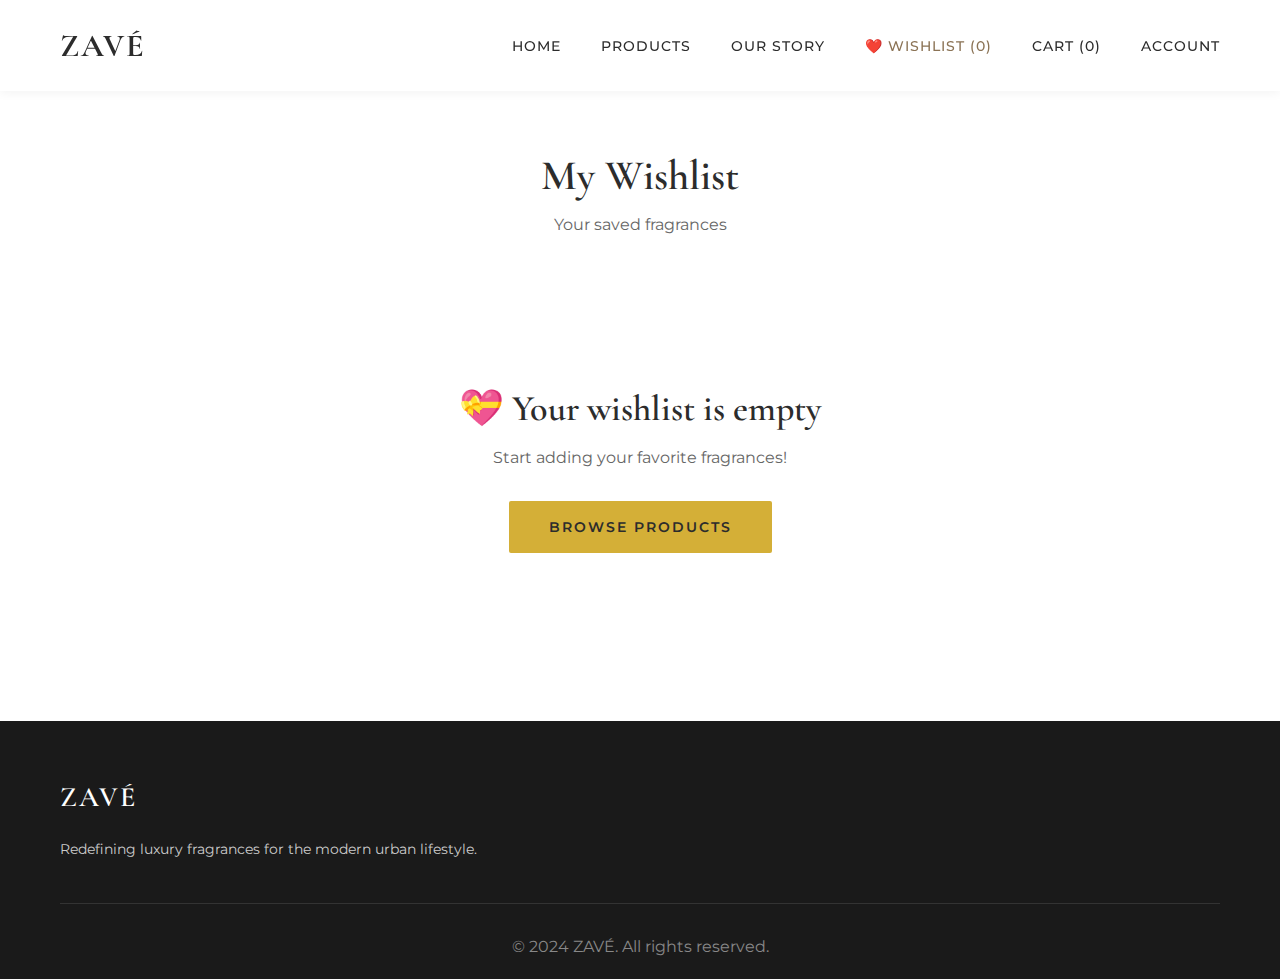
<file: wishlist.html>
<!DOCTYPE html>
<html lang="en">
<head>
    <meta charset="UTF-8">
    <meta name="viewport" content="width=device-width, initial-scale=1.0">
    <title>My Wishlist - ZAVÉ</title>
    <link rel="stylesheet" href="styles.css">
    <link rel="stylesheet" href="styles-account.css">
    <link rel="preconnect" href="https://fonts.googleapis.com">
    <link rel="preconnect" href="https://fonts.gstatic.com" crossorigin>
    <link href="https://fonts.googleapis.com/css2?family=Cormorant+Garamond:wght@300;400;500;600;700&family=Montserrat:wght@300;400;500;600;700&display=swap" rel="stylesheet">
</head>
<body>
    <nav class="navbar">
        <div class="container">
            <div class="nav-wrapper">
                <a href="index.html" class="logo">ZAVÉ</a>
                <ul class="nav-menu" id="navMenu">
                    <li><a href="index.html">Home</a></li>
                    <li><a href="products.html">Products</a></li>
                    <li><a href="story.html">Our Story</a></li>
                    <li><a href="wishlist.html" class="active">❤️ Wishlist (<span id="wishlistCount">0</span>)</a></li>
                    <li><a href="#" class="cart-icon" id="cartIcon">Cart (<span id="cartCount">0</span>)</a></li>
                    <li><a href="account.html" id="accountLink">Account</a></li>
                </ul>
                <div class="hamburger" id="hamburger">
                    <span></span>
                    <span></span>
                    <span></span>
                </div>
            </div>
        </div>
    </nav>

    <section class="wishlist-section">
        <div class="container">
            <h1>My Wishlist</h1>
            <p class="wishlist-subtitle">Your saved fragrances</p>

            <div class="wishlist-grid" id="wishlistGrid"></div>

            <div class="empty-wishlist" id="emptyWishlist" style="display:none;">
                <h2>💝 Your wishlist is empty</h2>
                <p>Start adding your favorite fragrances!</p>
                <a href="products.html" class="btn btn-primary">Browse Products</a>
            </div>
        </div>
    </section>

    <div class="modal" id="cartModal">
        <div class="modal-content">
            <span class="close" id="closeCart">&times;</span>
            <h2>Shopping Cart</h2>
            <div id="cartItems"></div>
            <div class="cart-total">
                <h3>Total: $<span id="cartTotal">0.00</span></h3>
                <button class="btn btn-primary" id="checkoutBtn">Proceed to Checkout</button>
            </div>
        </div>
    </div>

    <footer class="footer">
        <div class="container">
            <div class="footer-content">
                <div class="footer-section">
                    <h3>ZAVÉ</h3>
                    <p>Redefining luxury fragrances for the modern urban lifestyle.</p>
                </div>
            </div>
            <div class="footer-bottom">
                <p>&copy; 2024 ZAVÉ. All rights reserved.</p>
            </div>
        </div>
    </footer>

        <script src="script.js"></script>
    <script src="products-updated.js"></script>
    <script>
        // Load wishlist page
        document.addEventListener('DOMContentLoaded', function() {
            console.log('Loading wishlist page...');
            
            const wishlistData = JSON.parse(localStorage.getItem('wishlist')) || [];
            const products = JSON.parse(localStorage.getItem('products')) || [];
            
            console.log('Wishlist items:', wishlistData);
            console.log('Total products:', products.length);
            
            const wishlistItems = wishlistData.map(id => products.find(p => p.id === id)).filter(Boolean);
            console.log('Wishlist products:', wishlistItems);
            
            const wishlistGrid = document.getElementById('wishlistGrid');
            const emptyWishlist = document.getElementById('emptyWishlist');
            
            if (wishlistItems.length === 0) {
                wishlistGrid.style.display = 'none';
                emptyWishlist.style.display = 'block';
                return;
            }
            
            wishlistGrid.style.display = 'grid';
            emptyWishlist.style.display = 'none';
            
            wishlistGrid.innerHTML = wishlistItems.map(product => {
                const mainImage = product.images && product.images.length > 0 ? product.images[0] : null;
                
                return `
                    <div class="wishlist-item">
                        <button class="remove-wishlist-btn" onclick="removeFromWishlist(${product.id})">✕</button>
                        <div class="wishlist-product-image" style="background:${product.gradient};cursor:pointer;" onclick="window.location.href='product-detail.html?id=${product.id}'">
                            ${mainImage ? `<img src="${mainImage}" alt="${product.name}" style="width:100%;height:100%;object-fit:cover;">` : ''}
                        </div>
                        <div class="wishlist-product-info">
                            <h3>${product.name}</h3>
                            <p class="product-desc">${product.inspiredBy ? 'Inspired by ' + product.inspiredBy : ''}</p>
                            <p class="product-price">$${product.price.toFixed(2)}</p>
                            <div class="wishlist-actions">
                                <button class="btn btn-primary" onclick="addToCartFromWishlist('${product.name}', ${product.price})">Add to Cart</button>
                                <button class="btn btn-secondary" onclick="window.location.href='product-detail.html?id=${product.id}'">View Details</button>
                            </div>
                        </div>
                    </div>
                `;
            }).join('');
        });
        
        function removeFromWishlist(productId) {
            let wishlistData = JSON.parse(localStorage.getItem('wishlist')) || [];
            wishlistData = wishlistData.filter(id => id !== productId);
            localStorage.setItem('wishlist', JSON.stringify(wishlistData));
            alert('Removed from wishlist');
            location.reload();
        }
        
        function addToCartFromWishlist(productName, price) {
            if (typeof cart !== 'undefined') {
                cart.addItem(productName, price);
            } else {
                alert('Added to cart: ' + productName);
            }
        }
        
        // Update wishlist count
        const countEl = document.getElementById('wishlistCount');
        if (countEl) {
            const count = JSON.parse(localStorage.getItem('wishlist') || '[]').length;
            countEl.textContent = count;
        }
    </script>
</body>
</html>
</file>
<file: styles.css>
* {
    margin: 0;
    padding: 0;
    box-sizing: border-box;
}

:root {
    --primary-color: #2c2c2c;
    --secondary-color: #8b7355;
    --accent-color: #d4af37;
    --light-bg: #f9f7f4;
    --white: #ffffff;
    --text-dark: #2c2c2c;
    --text-light: #666666;
    --border-color: #e0e0e0;
}

body {
    font-family: 'Montserrat', sans-serif;
    line-height: 1.6;
    color: var(--text-dark);
    background-color: var(--white);
}

h1, h2, h3, h4, h5, h6 {
    font-family: 'Cormorant Garamond', serif;
    font-weight: 600;
    line-height: 1.2;
}

.container {
    max-width: 1200px;
    margin: 0 auto;
    padding: 0 20px;
}

/* Navigation */
.navbar {
    background-color: var(--white);
    padding: 20px 0;
    position: sticky;
    top: 0;
    z-index: 1000;
    box-shadow: 0 2px 10px rgba(0,0,0,0.05);
}

.nav-wrapper {
    display: flex;
    justify-content: space-between;
    align-items: center;
}

.logo {
    font-family: 'Cormorant Garamond', serif;
    font-size: 32px;
    font-weight: 700;
    color: var(--primary-color);
    text-decoration: none;
    letter-spacing: 2px;
}

.nav-menu {
    display: flex;
    list-style: none;
    gap: 40px;
    align-items: center;
}

.nav-menu a {
    color: var(--text-dark);
    text-decoration: none;
    font-weight: 500;
    font-size: 14px;
    letter-spacing: 1px;
    text-transform: uppercase;
    transition: color 0.3s ease;
}

.nav-menu a:hover,
.nav-menu a.active {
    color: var(--secondary-color);
}

.cart-icon {
    cursor: pointer;
}

.hamburger {
    display: none;
    flex-direction: column;
    cursor: pointer;
    gap: 5px;
}

.hamburger span {
    width: 25px;
    height: 2px;
    background-color: var(--primary-color);
    transition: 0.3s;
}

/* Hero Section */
.hero {
    height: 90vh;
    background: linear-gradient(135deg, #2c2c2c 0%, #8b7355 100%);
    position: relative;
    display: flex;
    align-items: center;
    justify-content: center;
    text-align: center;
    color: var(--white);
    overflow: hidden;
}

.hero-overlay {
    position: absolute;
    top: 0;
    left: 0;
    width: 100%;
    height: 100%;
    background: url('data:image/svg+xml,<svg width="100" height="100" xmlns="http://www.w3.org/2000/svg"><defs><pattern id="grid" width="100" height="100" patternUnits="userSpaceOnUse"><path d="M 100 0 L 0 0 0 100" fill="none" stroke="rgba(255,255,255,0.03)" stroke-width="1"/></pattern></defs><rect width="100" height="100" fill="url(%23grid)" /></svg>');
}

.hero-content {
    position: relative;
    z-index: 1;
    max-width: 800px;
    padding: 0 20px;
}

.hero-title {
    font-size: 72px;
    margin-bottom: 20px;
    font-weight: 700;
    letter-spacing: 3px;
    animation: fadeInUp 1s ease;
}

.hero-subtitle {
    font-size: 20px;
    margin-bottom: 40px;
    font-weight: 300;
    letter-spacing: 2px;
    animation: fadeInUp 1s ease 0.2s both;
}

@keyframes fadeInUp {
    from {
        opacity: 0;
        transform: translateY(30px);
    }
    to {
        opacity: 1;
        transform: translateY(0);
    }
}

/* Buttons */
.btn {
    display: inline-block;
    padding: 15px 40px;
    text-decoration: none;
    border: none;
    cursor: pointer;
    font-size: 14px;
    font-weight: 600;
    letter-spacing: 2px;
    text-transform: uppercase;
    transition: all 0.3s ease;
    border-radius: 2px;
}

.btn-primary {
    background-color: var(--accent-color);
    color: var(--primary-color);
}

.btn-primary:hover {
    background-color: #c5a028;
    transform: translateY(-2px);
    box-shadow: 0 5px 20px rgba(212, 175, 55, 0.3);
}

.btn-secondary {
    background-color: var(--primary-color);
    color: var(--white);
}

.btn-secondary:hover {
    background-color: #1a1a1a;
    transform: translateY(-2px);
}

.btn-outline {
    background-color: transparent;
    color: var(--primary-color);
    border: 2px solid var(--primary-color);
}

.btn-outline:hover {
    background-color: var(--primary-color);
    color: var(--white);
}

/* Features Section */
.features {
    padding: 100px 0;
    background-color: var(--white);
}

.features-grid {
    display: grid;
    grid-template-columns: repeat(auto-fit, minmax(250px, 1fr));
    gap: 40px;
}

.feature-card {
    text-align: center;
    padding: 40px 20px;
    transition: transform 0.3s ease;
}

.feature-card:hover {
    transform: translateY(-5px);
}

.feature-icon {
    font-size: 48px;
    color: var(--secondary-color);
    margin-bottom: 20px;
}

.feature-card h3 {
    font-size: 24px;
    margin-bottom: 15px;
    color: var(--primary-color);
}

.feature-card p {
    color: var(--text-light);
    font-size: 14px;
    line-height: 1.8;
}

/* Featured Products */
.featured-products {
    padding: 100px 0;
    background-color: var(--light-bg);
}

.section-title {
    font-size: 48px;
    text-align: center;
    margin-bottom: 15px;
    color: var(--primary-color);
}

.section-subtitle {
    text-align: center;
    color: var(--text-light);
    margin-bottom: 60px;
    font-size: 16px;
    letter-spacing: 1px;
}

.products-grid {
    display: grid;
    grid-template-columns: repeat(auto-fit, minmax(300px, 1fr));
    gap: 40px;
}

.product-card {
    background-color: var(--white);
    border-radius: 8px;
    overflow: hidden;
    transition: transform 0.3s ease, box-shadow 0.3s ease;
    box-shadow: 0 5px 20px rgba(0,0,0,0.05);
}

.product-card:hover {
    transform: translateY(-10px);
    box-shadow: 0 15px 40px rgba(0,0,0,0.15);
}

.product-image {
    width: 100%;
    height: 350px;
    background-size: cover;
    background-position: center;
}

.product-info {
    padding: 30px;
    text-align: center;
}

.product-info h3 {
    font-size: 28px;
    margin-bottom: 10px;
    color: var(--primary-color);
}

.product-desc {
    color: var(--text-light);
    font-size: 14px;
    margin-bottom: 15px;
    font-style: italic;
}

.product-notes {
    color: var(--text-light);
    font-size: 12px;
    margin-bottom: 15px;
}

.product-price {
    font-size: 24px;
    font-weight: 700;
    color: var(--secondary-color);
    margin-bottom: 20px;
}

/* Products Page Specific */
.page-header {
    background: linear-gradient(135deg, #2c2c2c 0%, #8b7355 100%);
    color: var(--white);
    text-align: center;
    padding: 80px 20px;
}

.page-header h1 {
    font-size: 56px;
    margin-bottom: 15px;
}

.page-header p {
    font-size: 18px;
    font-weight: 300;
}

.filters {
    padding: 40px 0;
    background-color: var(--white);
    border-bottom: 1px solid var(--border-color);
}

.filter-buttons {
    display: flex;
    justify-content: center;
    gap: 20px;
    flex-wrap: wrap;
}

.filter-btn {
    padding: 10px 30px;
    background-color: transparent;
    border: 2px solid var(--border-color);
    color: var(--text-dark);
    cursor: pointer;
    font-size: 14px;
    font-weight: 500;
    letter-spacing: 1px;
    text-transform: uppercase;
    transition: all 0.3s ease;
    border-radius: 25px;
}

.filter-btn:hover,
.filter-btn.active {
    background-color: var(--primary-color);
    color: var(--white);
    border-color: var(--primary-color);
}

.products-section {
    padding: 80px 0;
    background-color: var(--light-bg);
}

/* Story Page */
.story-hero {
    background: linear-gradient(135deg, #2c2c2c 0%, #8b7355 100%);
    color: var(--white);
    text-align: center;
    padding: 100px 20px;
}

.story-hero h1 {
    font-size: 64px;
    margin-bottom: 20px;
}

.story-content {
    padding: 100px 0;
    background-color: var(--white);
}

.story-section {
    display: grid;
    grid-template-columns: 1fr 1fr;
    gap: 60px;
    align-items: center;
    margin-bottom: 100px;
}

.story-section.reverse {
    direction: rtl;
}

.story-section.reverse > * {
    direction: ltr;
}

.story-text h2 {
    font-size: 42px;
    margin-bottom: 25px;
    color: var(--primary-color);
}

.story-text p {
    color: var(--text-light);
    font-size: 16px;
    line-height: 1.8;
    margin-bottom: 20px;
}

.story-image .image-placeholder {
    width: 100%;
    height: 400px;
    border-radius: 8px;
}

.values-section {
    padding: 100px 0;
    background-color: var(--light-bg);
}

.values-grid {
    display: grid;
    grid-template-columns: repeat(auto-fit, minmax(250px, 1fr));
    gap: 40px;
    margin-top: 60px;
}

.value-card {
    background-color: var(--white);
    padding: 40px;
    text-align: center;
    border-radius: 8px;
    box-shadow: 0 5px 20px rgba(0,0,0,0.05);
}

.value-icon {
    font-size: 48px;
    margin-bottom: 20px;
}

.value-card h3 {
    font-size: 24px;
    margin-bottom: 15px;
    color: var(--primary-color);
}

.value-card p {
    color: var(--text-light);
    font-size: 14px;
    line-height: 1.8;
}

.story-cta {
    padding: 80px 0;
    background-color: var(--primary-color);
    color: var(--white);
    text-align: center;
}

.story-cta h2 {
    font-size: 42px;
    margin-bottom: 15px;
}

.story-cta p {
    font-size: 18px;
    margin-bottom: 30px;
}

/* About Preview */
.about-preview {
    padding: 100px 0;
    background-color: var(--white);
}

.about-content {
    display: grid;
    grid-template-columns: 1fr 1fr;
    gap: 60px;
    align-items: center;
}

.about-text h2 {
    font-size: 42px;
    margin-bottom: 25px;
    color: var(--primary-color);
}

.about-text p {
    color: var(--text-light);
    font-size: 16px;
    line-height: 1.8;
    margin-bottom: 30px;
}

.about-image .image-placeholder {
    width: 100%;
    height: 400px;
    background: linear-gradient(135deg, #8b7355 0%, #d4af37 100%);
    border-radius: 8px;
}

/* Testimonials */
.testimonials {
    padding: 100px 0;
    background-color: var(--light-bg);
}

.testimonials-grid {
    display: grid;
    grid-template-columns: repeat(auto-fit, minmax(300px, 1fr));
    gap: 40px;
}

.testimonial-card {
    background-color: var(--white);
    padding: 40px;
    border-radius: 8px;
    box-shadow: 0 5px 20px rgba(0,0,0,0.05);
}

.stars {
    color: var(--accent-color);
    font-size: 20px;
    margin-bottom: 20px;
}

.testimonial-card p {
    color: var(--text-light);
    line-height: 1.8;
    margin-bottom: 15px;
}

.testimonial-author {
    font-weight: 600;
    color: var(--primary-color);
    font-size: 14px;
}

/* Newsletter */
.newsletter {
    padding: 80px 0;
    background-color: var(--primary-color);
    color: var(--white);
    text-align: center;
}

.newsletter h2 {
    font-size: 42px;
    margin-bottom: 15px;
}

.newsletter p {
    margin-bottom: 30px;
    font-size: 16px;
}

.newsletter-form {
    display: flex;
    justify-content: center;
    gap: 15px;
    max-width: 600px;
    margin: 0 auto;
}

.newsletter-form input {
    flex: 1;
    padding: 15px 20px;
    border: none;
    border-radius: 2px;
    font-size: 14px;
}

.newsletter-form button {
    padding: 15px 40px;
}

/* Footer */
.footer {
    background-color: #1a1a1a;
    color: var(--white);
    padding: 60px 0 20px;
}

.footer-content {
    display: grid;
    grid-template-columns: repeat(auto-fit, minmax(200px, 1fr));
    gap: 40px;
    margin-bottom: 40px;
}

.footer-section h3 {
    font-size: 28px;
    margin-bottom: 20px;
    letter-spacing: 2px;
}

.footer-section h4 {
    font-size: 18px;
    margin-bottom: 20px;
    color: var(--accent-color);
}

.footer-section p,
.footer-section a {
    color: #cccccc;
    font-size: 14px;
    line-height: 2;
}

.footer-section ul {
    list-style: none;
}

.footer-section a {
    text-decoration: none;
    transition: color 0.3s ease;
}

.footer-section a:hover {
    color: var(--accent-color);
}

.social-links {
    display: flex;
    flex-direction: column;
    gap: 10px;
}

.footer-bottom {
    text-align: center;
    padding-top: 30px;
    border-top: 1px solid #333;
    color: #888;
}

/* Modal */
.modal {
    display: none;
    position: fixed;
    z-index: 2000;
    left: 0;
    top: 0;
    width: 100%;
    height: 100%;
    background-color: rgba(0,0,0,0.7);
    animation: fadeIn 0.3s ease;
    overflow-y: auto;
}

.modal-content {
    background-color: var(--white);
    margin: 5% auto;
    padding: 40px;
    border-radius: 8px;
    max-width: 700px;
    position: relative;
    animation: slideIn 0.3s ease;
}

@keyframes fadeIn {
    from { opacity: 0; }
    to { opacity: 1; }
}

@keyframes slideIn {
    from {
        transform: translateY(-50px);
        opacity: 0;
    }
    to {
        transform: translateY(0);
        opacity: 1;
    }
}

.close {
    color: #aaa;
    float: right;
    font-size: 28px;
    font-weight: bold;
    cursor: pointer;
}

.close:hover {
    color: var(--primary-color);
}

.cart-item {
    display: flex;
    justify-content: space-between;
    align-items: center;
    padding: 20px;
    border-bottom: 1px solid var(--border-color);
}

.cart-item-info {
    flex: 1;
}

.cart-item-info h4 {
    font-size: 18px;
    margin-bottom: 5px;
}

.cart-item-price {
    color: var(--secondary-color);
    font-weight: 600;
}

.cart-item-remove {
    background-color: #e74c3c;
    color: white;
    border: none;
    padding: 8px 15px;
    cursor: pointer;
    border-radius: 4px;
    font-size: 12px;
}

.cart-item-remove:hover {
    background-color: #c0392b;
}

.cart-total {
    margin-top: 30px;
    padding-top: 20px;
    border-top: 2px solid var(--border-color);
    text-align: right;
}

.cart-total h3 {
    margin-bottom: 20px;
}

.empty-cart {
    text-align: center;
    padding: 40px;
    color: var(--text-light);
}

/* Checkout Form */
.checkout-form {
    margin-top: 30px;
}

.form-section {
    margin-bottom: 30px;
}

.form-section h3 {
    font-size: 20px;
    margin-bottom: 20px;
    color: var(--primary-color);
}

.form-group {
    margin-bottom: 20px;
}

.form-group label {
    display: block;
    margin-bottom: 8px;
    font-weight: 500;
    color: var(--text-dark);
    font-size: 14px;
}

.form-group input,
.form-group select {
    width: 100%;
    padding: 12px;
    border: 1px solid var(--border-color);
    border-radius: 4px;
    font-size: 14px;
    font-family: 'Montserrat', sans-serif;
}

.form-group input:focus,
.form-group select:focus {
    outline: none;
    border-color: var(--secondary-color);
}

.form-row {
    display: grid;
    grid-template-columns: 1fr 1fr;
    gap: 20px;
}

.payment-methods {
    display: flex;
    gap: 15px;
    margin-bottom: 20px;
}

.payment-method {
    flex: 1;
    padding: 15px;
    border: 2px solid var(--border-color);
    border-radius: 8px;
    text-align: center;
    cursor: pointer;
    transition: all 0.3s ease;
}

.payment-method:hover,
.payment-method.active {
    border-color: var(--secondary-color);
    background-color: var(--light-bg);
}

.payment-method input[type="radio"] {
    margin-right: 8px;
}

.order-summary {
    background-color: var(--light-bg);
    padding: 25px;
    border-radius: 8px;
    margin-top: 30px;
}

.order-summary h3 {
    font-size: 20px;
    margin-bottom: 20px;
    color: var(--primary-color);
}

.summary-row {
    display: flex;
    justify-content: space-between;
    margin-bottom: 15px;
    font-size: 14px;
}

.summary-row.total {
    font-size: 18px;
    font-weight: 700;
    padding-top: 15px;
    border-top: 2px solid var(--border-color);
    color: var(--primary-color);
}

.success-message {
    text-align: center;
    padding: 40px;
}

.success-icon {
    font-size: 64px;
    color: #27ae60;
    margin-bottom: 20px;
}

/* Responsive */
@media (max-width: 768px) {
    .hamburger {
        display: flex;
    }
    
    .nav-menu {
        position: fixed;
        left: -100%;
        top: 70px;
        flex-direction: column;
        background-color: var(--white);
        width: 100%;
        text-align: center;
        transition: 0.3s;
        box-shadow: 0 10px 27px rgba(0,0,0,0.05);
        padding: 40px 0;
    }
    
    .nav-menu.active {
        left: 0;
    }
    
    .hero-title {
        font-size: 42px;
    }
    
    .hero-subtitle {
        font-size: 16px;
    }
    
    .about-content,
    .story-section {
        grid-template-columns: 1fr;
    }
    
    .newsletter-form {
        flex-direction: column;
    }
    
    .section-title {
        font-size: 36px;
    }
    
    .page-header h1,
    .story-hero h1 {
        font-size: 36px;
    }
    
    .form-row {
        grid-template-columns: 1fr;
    }
    
    .payment-methods {
        flex-direction: column;
    }
    
    .modal-content {
        margin: 10% 20px;
        padding: 30px 20px;
    }
}

/* Search Container */
.search-container {
    display: flex;
    gap: 10px;
    margin-bottom: 30px;
    align-items: stretch;
}

.search-container input {
    flex: 1;
    padding: 12px 20px;
    border: 2px solid #e0e0e0;
    border-radius: 4px;
    font-size: 15px;
    font-family: 'Montserrat', sans-serif;
}

.search-container input:focus {
    outline: none;
    border-color: #8b7355;
}

.search-container button {
    padding: 12px 25px;
    font-size: 14px;
    white-space: nowrap;
}

/* Wishlist Styles */
.wishlist-section {
    padding: 60px 0;
    min-height: 70vh;
}

.wishlist-section h1 {
    font-size: 42px;
    text-align: center;
    margin-bottom: 10px;
    color: var(--primary-color);
}

.wishlist-subtitle {
    text-align: center;
    color: var(--text-light);
    margin-bottom: 50px;
    font-size: 16px;
}

.wishlist-grid {
    display: grid;
    grid-template-columns: repeat(auto-fill, minmax(350px, 1fr));
    gap: 30px;
}

.wishlist-item {
    background: var(--white);
    border-radius: 8px;
    overflow: hidden;
    box-shadow: 0 5px 20px rgba(0,0,0,0.1);
    position: relative;
    transition: transform 0.3s ease;
}

.wishlist-item:hover {
    transform: translateY(-5px);
}

.remove-wishlist-btn {
    position: absolute;
    top: 10px;
    right: 10px;
    width: 35px;
    height: 35px;
    border-radius: 50%;
    background: rgba(255,255,255,0.9);
    border: none;
    font-size: 20px;
    cursor: pointer;
    z-index: 10;
    transition: all 0.3s ease;
}

.remove-wishlist-btn:hover {
    background: #e74c3c;
    color: white;
    transform: rotate(90deg);
}

.wishlist-product-image {
    width: 100%;
    height: 300px;
    cursor: pointer;
}

.wishlist-product-image img {
    width: 100%;
    height: 100%;
    object-fit: cover;
}

.wishlist-product-info {
    padding: 25px;
}

.wishlist-product-info h3 {
    font-size: 24px;
    margin-bottom: 10px;
    color: var(--primary-color);
}

.wishlist-actions {
    display: flex;
    gap: 10px;
    margin-top: 20px;
}

.wishlist-actions button {
    flex: 1;
    padding: 12px;
    font-size: 13px;
}

.empty-wishlist {
    text-align: center;
    padding: 100px 20px;
}

.empty-wishlist h2 {
    font-size: 36px;
    margin-bottom: 15px;
    color: var(--primary-color);
}

.empty-wishlist p {
    color: var(--text-light);
    margin-bottom: 30px;
    font-size: 16px;
}

.wishlist-heart-btn {
    position: absolute;
    top: 10px;
    right: 10px;
    width: 40px;
    height: 40px;
    border-radius: 50%;
    background: rgba(255,255,255,0.9);
    border: none;
    font-size: 20px;
    cursor: pointer;
    transition: all 0.3s ease;
    z-index: 10;
}

.wishlist-heart-btn:hover {
    transform: scale(1.1);
}

.wishlist-heart-btn.in-wishlist {
    background: #ffe6e6;
}

@media (max-width: 768px) {
    .wishlist-grid {
        grid-template-columns: 1fr;
    }
    
    .wishlist-actions {
        flex-direction: column;
    }
}

/* Wishlist Heart Button - FIXED */
.product-card {
    position: relative;
}

.wishlist-heart-btn {
    position: absolute;
    top: 15px;
    right: 15px;
    width: 45px;
    height: 45px;
    border-radius: 50%;
    background: rgba(255, 255, 255, 0.95);
    border: none;
    font-size: 24px;
    line-height: 1;
    cursor: pointer;
    transition: all 0.3s ease;
    z-index: 100;
    box-shadow: 0 3px 10px rgba(0, 0, 0, 0.2);
    display: flex;
    align-items: center;
    justify-content: center;
    padding: 0;
}

.wishlist-heart-btn:hover {
    transform: scale(1.2);
    box-shadow: 0 5px 15px rgba(0, 0, 0, 0.3);
}

.wishlist-heart-btn.in-wishlist {
    background: #ffe6f0;
}
</file>
<file: styles-account.css>
/* Account Page Styles */

/* Account Section */
.account-section {
    padding: 60px 0;
    min-height: 80vh;
    background-color: var(--light-bg);
}

/* Auth Container */
.auth-container {
    max-width: 500px;
    margin: 0 auto;
    background-color: var(--white);
    border-radius: 8px;
    box-shadow: 0 5px 20px rgba(0,0,0,0.1);
    overflow: hidden;
}

.auth-tabs {
    display: flex;
    border-bottom: 2px solid var(--border-color);
}

.auth-tab {
    flex: 1;
    padding: 20px;
    background-color: transparent;
    border: none;
    font-size: 16px;
    font-weight: 600;
    color: var(--text-light);
    cursor: pointer;
    transition: all 0.3s ease;
}

.auth-tab.active {
    color: var(--primary-color);
    border-bottom: 3px solid var(--accent-color);
}

.auth-form {
    display: none;
    padding: 40px;
}

.auth-form.active {
    display: block;
}

.auth-form h2 {
    font-size: 32px;
    margin-bottom: 10px;
    color: var(--primary-color);
}

.auth-subtitle {
    color: var(--text-light);
    margin-bottom: 30px;
    font-size: 14px;
}

.checkbox-label {
    display: flex;
    align-items: center;
    cursor: pointer;
    font-size: 14px;
}

.checkbox-label input[type="checkbox"] {
    width: auto;
    margin-right: 10px;
}

.full-width {
    width: 100%;
}

.form-footer {
    text-align: center;
    margin-top: 20px;
    font-size: 14px;
    color: var(--text-light);
}

.form-footer a {
    color: var(--secondary-color);
    text-decoration: none;
    font-weight: 600;
}

.form-footer a:hover {
    text-decoration: underline;
}

/* Dashboard Container */
.dashboard-container {
    background-color: var(--white);
    border-radius: 8px;
    box-shadow: 0 5px 20px rgba(0,0,0,0.1);
    overflow: hidden;
}

.dashboard-header {
    display: flex;
    justify-content: space-between;
    align-items: center;
    padding: 40px;
    border-bottom: 1px solid var(--border-color);
}

.dashboard-header h1 {
    font-size: 36px;
    color: var(--primary-color);
}

.dashboard-tabs {
    display: flex;
    border-bottom: 2px solid var(--border-color);
    background-color: var(--light-bg);
}

.dashboard-tab {
    padding: 20px 30px;
    background-color: transparent;
    border: none;
    font-size: 14px;
    font-weight: 600;
    color: var(--text-light);
    cursor: pointer;
    transition: all 0.3s ease;
    text-transform: uppercase;
    letter-spacing: 1px;
}

.dashboard-tab.active {
    color: var(--primary-color);
    background-color: var(--white);
    border-bottom: 3px solid var(--accent-color);
}

.dashboard-content {
    display: none;
    padding: 40px;
}

.dashboard-content.active {
    display: block;
}

/* Overview Cards */
.overview-grid {
    display: grid;
    grid-template-columns: repeat(auto-fit, minmax(200px, 1fr));
    gap: 20px;
    margin-bottom: 40px;
}

.overview-card {
    background: linear-gradient(135deg, var(--secondary-color), var(--accent-color));
    color: var(--white);
    padding: 30px;
    border-radius: 8px;
    text-align: center;
    box-shadow: 0 5px 15px rgba(0,0,0,0.1);
}

.overview-icon {
    font-size: 40px;
    margin-bottom: 15px;
}

.overview-card h3 {
    font-size: 32px;
    margin-bottom: 10px;
    color: var(--white);
}

.overview-card p {
    font-size: 14px;
    opacity: 0.9;
}

/* Recent Orders */
.recent-orders h2 {
    font-size: 28px;
    margin-bottom: 25px;
    color: var(--primary-color);
}

.no-orders,
.no-addresses {
    text-align: center;
    padding: 40px;
    color: var(--text-light);
    font-size: 16px;
}

.no-orders a {
    color: var(--secondary-color);
    font-weight: 600;
    text-decoration: none;
}

.no-orders a:hover {
    text-decoration: underline;
}

/* Order Cards */
.order-card {
    background-color: var(--light-bg);
    border-radius: 8px;
    padding: 25px;
    margin-bottom: 20px;
    border: 1px solid var(--border-color);
    transition: transform 0.3s ease, box-shadow 0.3s ease;
}

.order-card:hover {
    transform: translateY(-2px);
    box-shadow: 0 5px 15px rgba(0,0,0,0.1);
}

.order-header {
    display: flex;
    justify-content: space-between;
    align-items: flex-start;
    margin-bottom: 15px;
}

.order-header h4 {
    font-size: 20px;
    color: var(--primary-color);
    margin-bottom: 5px;
}

.order-date {
    font-size: 13px;
    color: var(--text-light);
}

.order-status {
    padding: 6px 15px;
    border-radius: 20px;
    font-size: 12px;
    font-weight: 600;
    text-transform: uppercase;
    letter-spacing: 1px;
}

.status-pending {
    background-color: #f39c12;
    color: var(--white);
}

.status-processing {
    background-color: #3498db;
    color: var(--white);
}

.status-shipped {
    background-color: #9b59b6;
    color: var(--white);
}

.status-delivered {
    background-color: #27ae60;
    color: var(--white);
}

.order-items {
    margin-bottom: 15px;
    padding: 15px 0;
    border-top: 1px solid var(--border-color);
    border-bottom: 1px solid var(--border-color);
}

.order-items p {
    font-size: 14px;
    color: var(--text-dark);
    margin-bottom: 5px;
}

.order-footer {
    display: flex;
    justify-content: space-between;
    align-items: center;
}

.order-total {
    font-size: 20px;
    font-weight: 700;
    color: var(--secondary-color);
}

.btn-small {
    padding: 10px 20px;
    font-size: 12px;
}

/* Orders Filter */
.orders-filter {
    display: flex;
    gap: 10px;
    margin-bottom: 30px;
    flex-wrap: wrap;
}

/* Profile Form */
.profile-form {
    max-width: 600px;
    margin-bottom: 40px;
}

.password-change {
    max-width: 600px;
    padding-top: 40px;
    border-top: 2px solid var(--border-color);
}

.password-change h3 {
    font-size: 24px;
    margin-bottom: 25px;
    color: var(--primary-color);
}

/* Addresses */
.addresses-header {
    display: flex;
    justify-content: space-between;
    align-items: center;
    margin-bottom: 30px;
}

.addresses-header h2 {
    font-size: 28px;
    color: var(--primary-color);
}

.address-card {
    background-color: var(--light-bg);
    border: 2px solid var(--border-color);
    border-radius: 8px;
    padding: 25px;
    margin-bottom: 20px;
    transition: transform 0.3s ease, box-shadow 0.3s ease;
}

.address-card:hover {
    transform: translateY(-2px);
    box-shadow: 0 5px 15px rgba(0,0,0,0.1);
}

.default-address {
    border-color: var(--accent-color);
    background-color: #fffef8;
}

.address-header {
    display: flex;
    justify-content: space-between;
    align-items: center;
    margin-bottom: 15px;
}

.address-header h4 {
    font-size: 18px;
    color: var(--primary-color);
}

.badge {
    background-color: var(--accent-color);
    color: var(--primary-color);
    padding: 3px 10px;
    border-radius: 12px;
    font-size: 11px;
    font-weight: 600;
    margin-left: 10px;
}

.address-actions {
    display: flex;
    gap: 10px;
}

.btn-icon {
    background-color: transparent;
    border: none;
    font-size: 18px;
    cursor: pointer;
    padding: 5px;
    transition: transform 0.2s ease;
}

.btn-icon:hover {
    transform: scale(1.2);
}

.address-card p {
    color: var(--text-dark);
    font-size: 14px;
    line-height: 1.8;
    margin-bottom: 15px;
}

/* Order Details Modal */
.order-tracking {
    margin: 30px 0;
    padding: 30px;
    background-color: var(--light-bg);
    border-radius: 8px;
}

.order-tracking h3 {
    font-size: 22px;
    margin-bottom: 25px;
    color: var(--primary-color);
}

.tracking-timeline {
    position: relative;
    padding-left: 40px;
}

.tracking-timeline::before {
    content: '';
    position: absolute;
    left: 10px;
    top: 20px;
    bottom: 20px;
    width: 2px;
    background-color: var(--border-color);
}

.tracking-step {
    position: relative;
    margin-bottom: 30px;
}

.tracking-step:last-child {
    margin-bottom: 0;
}

.tracking-dot {
    position: absolute;
    left: -35px;
    top: 5px;
    width: 20px;
    height: 20px;
    border-radius: 50%;
    background-color: var(--border-color);
    border: 3px solid var(--white);
    transition: all 0.3s ease;
}

.tracking-step.completed .tracking-dot {
    background-color: var(--accent-color);
    box-shadow: 0 0 0 4px rgba(212, 175, 55, 0.2);
}

.tracking-label strong {
    font-size: 16px;
    color: var(--primary-color);
    display: block;
    margin-bottom: 5px;
}

.tracking-label p {
    font-size: 13px;
    color: var(--text-light);
}

.tracking-number {
    margin-top: 20px;
    padding: 15px;
    background-color: var(--white);
    border-radius: 4px;
    text-align: center;
    font-size: 14px;
}

.tracking-number strong {
    color: var(--secondary-color);
    font-size: 16px;
}

/* Order Details Sections */
.order-details-section {
    margin: 30px 0;
    padding: 25px;
    background-color: var(--light-bg);
    border-radius: 8px;
}

.order-details-section h3 {
    font-size: 20px;
    margin-bottom: 20px;
    color: var(--primary-color);
}

.order-items-list {
    display: flex;
    flex-direction: column;
    gap: 15px;
}

.order-item-detail {
    display: flex;
    justify-content: space-between;
    padding: 15px;
    background-color: var(--white);
    border-radius: 4px;
    font-size: 14px;
}

.order-summary-detail {
    margin-top: 30px;
    padding: 25px;
    background-color: var(--light-bg);
    border-radius: 8px;
}

.order-summary-detail .summary-row {
    display: flex;
    justify-content: space-between;
    margin-bottom: 12px;
    font-size: 14px;
}

.order-summary-detail .summary-row.total {
    font-size: 20px;
    font-weight: 700;
    padding-top: 15px;
    border-top: 2px solid var(--border-color);
    color: var(--primary-color);
}

/* Responsive */
@media (max-width: 768px) {
    .dashboard-header {
        flex-direction: column;
        gap: 20px;
        align-items: flex-start;
    }
    
    .dashboard-tabs {
        overflow-x: auto;
        -webkit-overflow-scrolling: touch;
    }
    
    .dashboard-tab {
        white-space: nowrap;
        padding: 15px 20px;
    }
    
    .overview-grid {
        grid-template-columns: repeat(2, 1fr);
    }
    
    .order-footer {
        flex-direction: column;
        gap: 15px;
        align-items: flex-start;
    }
    
    .addresses-header {
        flex-direction: column;
        gap: 20px;
        align-items: flex-start;
    }
    
    .tracking-timeline {
        padding-left: 30px;
    }
    
    .tracking-dot {
        left: -25px;
    }
}
</file>
<file: styles-checkout.css>
/* Checkout Page Styles */

.checkout-section {
    padding: 60px 0;
    background-color: var(--light-bg);
    min-height: 100vh;
}

.checkout-grid {
    display: grid;
    grid-template-columns: 1.5fr 1fr;
    gap: 40px;
    align-items: start;
}

.checkout-left {
    background-color: var(--white);
    padding: 40px;
    border-radius: 8px;
    box-shadow: 0 5px 20px rgba(0,0,0,0.05);
}

.checkout-left h1 {
    font-size: 36px;
    margin-bottom: 30px;
    color: var(--primary-color);
}

/* Step Indicator */
.checkout-steps {
    display: flex;
    justify-content: space-between;
    margin-bottom: 40px;
    position: relative;
}

.checkout-steps::before {
    content: '';
    position: absolute;
    top: 20px;
    left: 10%;
    right: 10%;
    height: 2px;
    background-color: var(--border-color);
    z-index: 0;
}

.step {
    display: flex;
    flex-direction: column;
    align-items: center;
    position: relative;
    z-index: 1;
}

.step-number {
    width: 40px;
    height: 40px;
    border-radius: 50%;
    background-color: var(--border-color);
    color: var(--text-light);
    display: flex;
    align-items: center;
    justify-content: center;
    font-weight: 700;
    margin-bottom: 8px;
    transition: all 0.3s ease;
}

.step.active .step-number {
    background-color: var(--accent-color);
    color: var(--primary-color);
    box-shadow: 0 0 0 4px rgba(212, 175, 55, 0.2);
}

.step.completed .step-number {
    background-color: var(--secondary-color);
    color: var(--white);
}

.step.completed .step-number::after {
    content: '✓';
}

.step-label {
    font-size: 12px;
    font-weight: 600;
    color: var(--text-light);
    text-transform: uppercase;
    letter-spacing: 1px;
}

.step.active .step-label {
    color: var(--primary-color);
}

/* Checkout Steps */
.checkout-step {
    display: none;
}

.checkout-step.active {
    display: block;
    animation: fadeIn 0.3s ease;
}

.checkout-step h2 {
    font-size: 28px;
    margin-bottom: 25px;
    color: var(--primary-color);
}

/* Payment Options */
.payment-options {
    display: grid;
    grid-template-columns: 1fr 1fr;
    gap: 15px;
    margin-bottom: 30px;
}

.payment-option {
    border: 2px solid var(--border-color);
    border-radius: 8px;
    padding: 20px;
    cursor: pointer;
    transition: all 0.3s ease;
    position: relative;
}

.payment-option:hover {
    border-color: var(--secondary-color);
    box-shadow: 0 4px 12px rgba(0,0,0,0.1);
}

.payment-option.active {
    border-color: var(--accent-color);
    background-color: #fffef8;
}

.payment-option input[type="radio"] {
    position: absolute;
    opacity: 0;
}

.payment-option label {
    display: flex;
    align-items: center;
    gap: 12px;
    cursor: pointer;
    font-weight: 600;
}

.payment-icon {
    font-size: 24px;
}

/* Payment Forms */
.payment-form {
    display: none;
}

.payment-form.active {
    display: block;
}

/* Stripe Element */
.stripe-element {
    padding: 15px;
    border: 1px solid var(--border-color);
    border-radius: 4px;
    background-color: var(--white);
    transition: border-color 0.3s ease;
}

.stripe-element:hover {
    border-color: var(--secondary-color);
}

.error-message {
    color: #e74c3c;
    font-size: 14px;
    margin-top: 10px;
}

/* Secure Badge */
.secure-badge {
    display: flex;
    align-items: center;
    gap: 10px;
    padding: 15px;
    background-color: #e8f5e9;
    border-radius: 4px;
    margin: 20px 0;
    font-size: 14px;
    color: #2e7d32;
}

.badge-icon {
    font-size: 20px;
}

/* Button Group */
.button-group {
    display: flex;
    gap: 15px;
    margin-top: 30px;
}

.button-group button {
    flex: 1;
}

/* Order Summary Box */
.checkout-right {
    position: sticky;
    top: 100px;
}

.order-summary-box {
    background-color: var(--white);
    padding: 30px;
    border-radius: 8px;
    box-shadow: 0 5px 20px rgba(0,0,0,0.05);
}

.order-summary-box h2 {
    font-size: 24px;
    margin-bottom: 25px;
    color: var(--primary-color);
}

/* Order Items List */
.order-items-list {
    max-height: 300px;
    overflow-y: auto;
    margin-bottom: 25px;
    padding-bottom: 20px;
    border-bottom: 2px solid var(--border-color);
}

.order-item {
    display: flex;
    justify-content: space-between;
    align-items: start;
    padding: 15px 0;
    border-bottom: 1px solid var(--border-color);
}

.order-item:last-child {
    border-bottom: none;
}

.item-details {
    flex: 1;
}

.item-name {
    display: block;
    font-weight: 600;
    color: var(--primary-color);
    margin-bottom: 5px;
}

.item-qty {
    display: block;
    font-size: 13px;
    color: var(--text-light);
}

.item-price {
    font-weight: 700;
    color: var(--secondary-color);
}

/* Order Totals */
.order-totals {
    margin-bottom: 25px;
}

.total-row {
    display: flex;
    justify-content: space-between;
    margin-bottom: 12px;
    font-size: 14px;
}

.total-row.grand-total {
    font-size: 20px;
    font-weight: 700;
    padding-top: 15px;
    border-top: 2px solid var(--border-color);
    color: var(--primary-color);
}

/* Promo Code */
.promo-code {
    display: flex;
    gap: 10px;
    margin-bottom: 25px;
}

.promo-code input {
    flex: 1;
    padding: 12px;
    border: 1px solid var(--border-color);
    border-radius: 4px;
    font-size: 14px;
}

.promo-code button {
    padding: 12px 20px;
    white-space: nowrap;
}

/* Trust Badges */
.trust-badges {
    display: flex;
    flex-direction: column;
    gap: 10px;
    padding-top: 20px;
    border-top: 1px solid var(--border-color);
}

.trust-badges .badge {
    font-size: 13px;
    color: var(--text-dark);
    display: flex;
    align-items: center;
}

/* Confirmation Details */
.confirmation-details {
    background-color: var(--light-bg);
    padding: 30px;
    border-radius: 8px;
    margin: 30px 0;
}

.confirmation-details h3 {
    font-size: 20px;
    margin-bottom: 20px;
    color: var(--primary-color);
}

.confirmation-details ul {
    list-style: none;
    padding: 0;
}

.confirmation-details li {
    padding: 12px 0;
    border-bottom: 1px solid var(--border-color);
    font-size: 14px;
    line-height: 1.6;
}

.confirmation-details li:last-child {
    border-bottom: none;
}

.order-number {
    font-size: 18px;
    color: var(--text-light);
    margin-bottom: 20px;
}

.order-number span {
    color: var(--secondary-color);
    font-weight: 700;
    font-size: 24px;
}

/* PayPal Container */
#paypal-button-container {
    margin: 20px 0;
}

/* Responsive */
@media (max-width: 992px) {
    .checkout-grid {
        grid-template-columns: 1fr;
    }
    
    .checkout-right {
        position: static;
    }
    
    .payment-options {
        grid-template-columns: 1fr;
    }
}

@media (max-width: 768px) {
    .checkout-left {
        padding: 25px;
    }
    
    .checkout-left h1 {
        font-size: 28px;
    }
    
    .checkout-steps::before {
        display: none;
    }
    
    .step-label {
        font-size: 10px;
    }
    
    .step-number {
        width: 35px;
        height: 35px;
    }
    
    .button-group {
        flex-direction: column;
    }
    
    .promo-code {
        flex-direction: column;
    }
}
</file>
